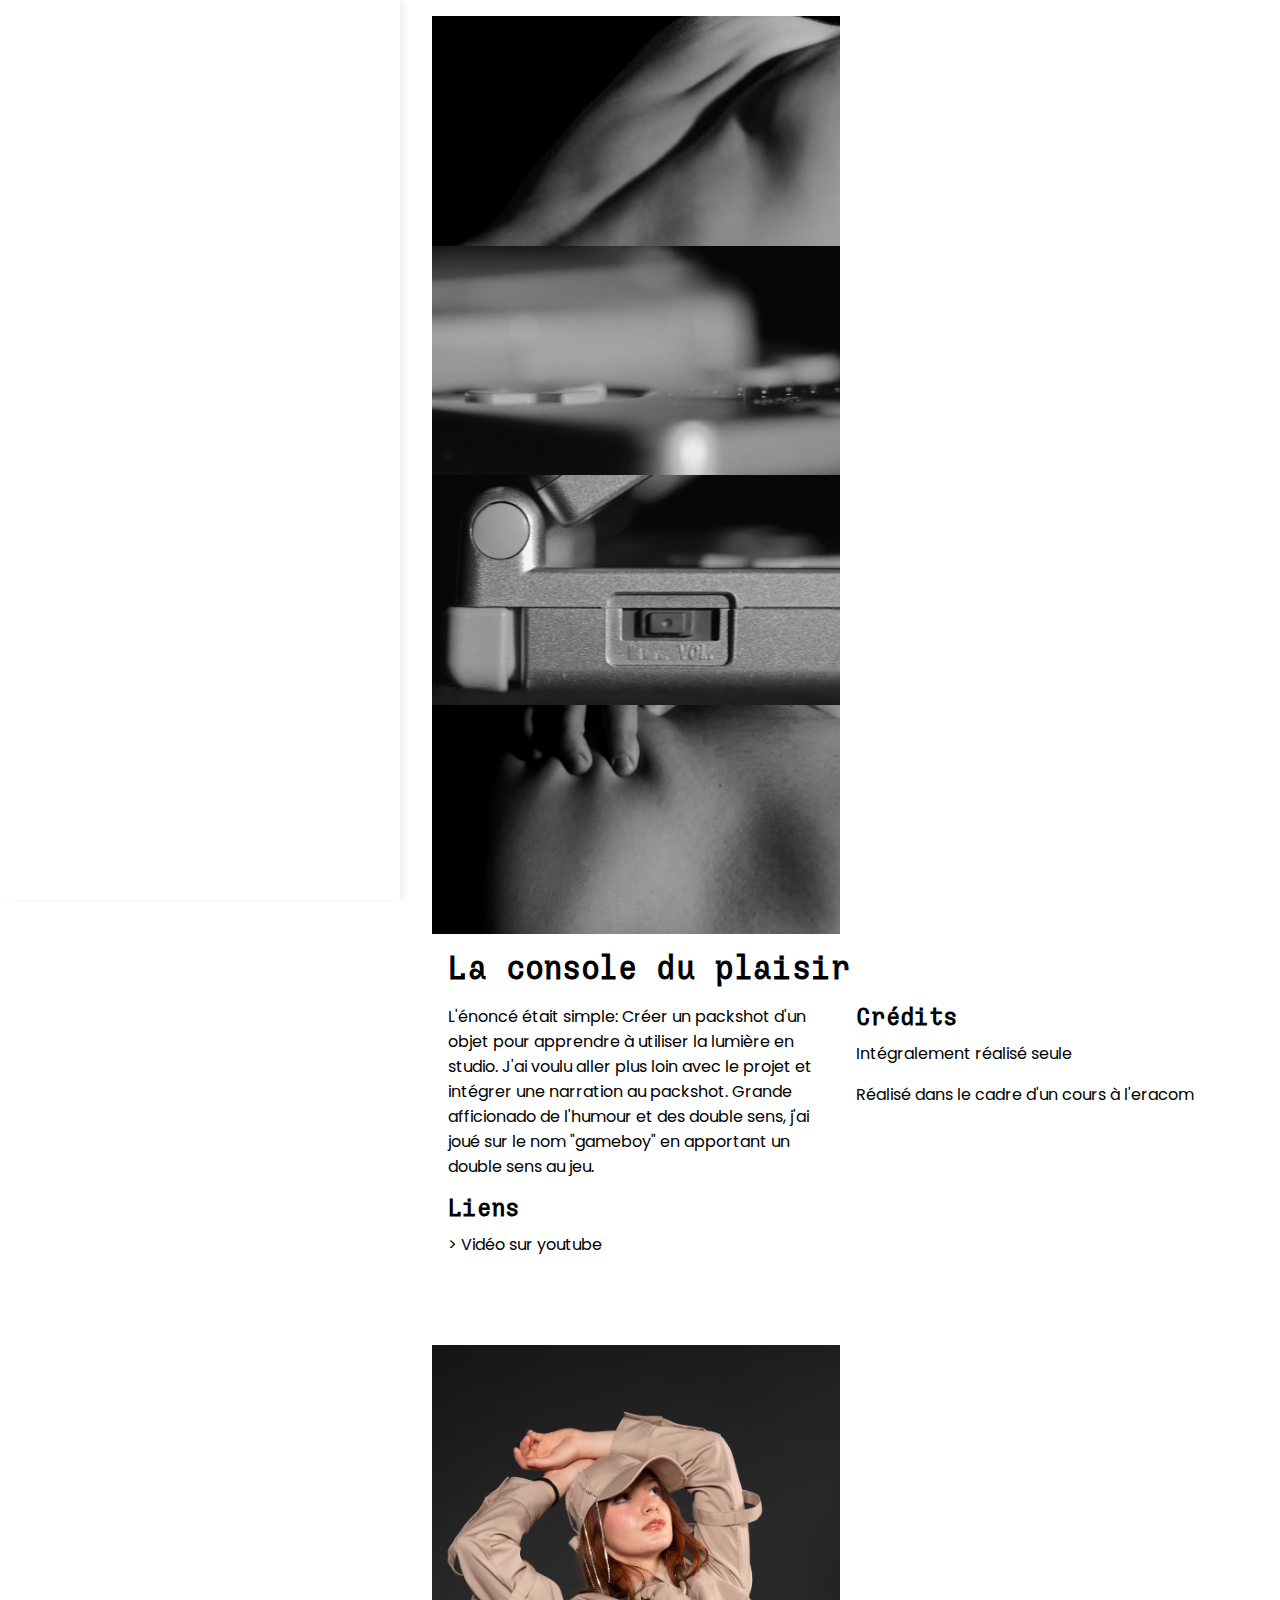
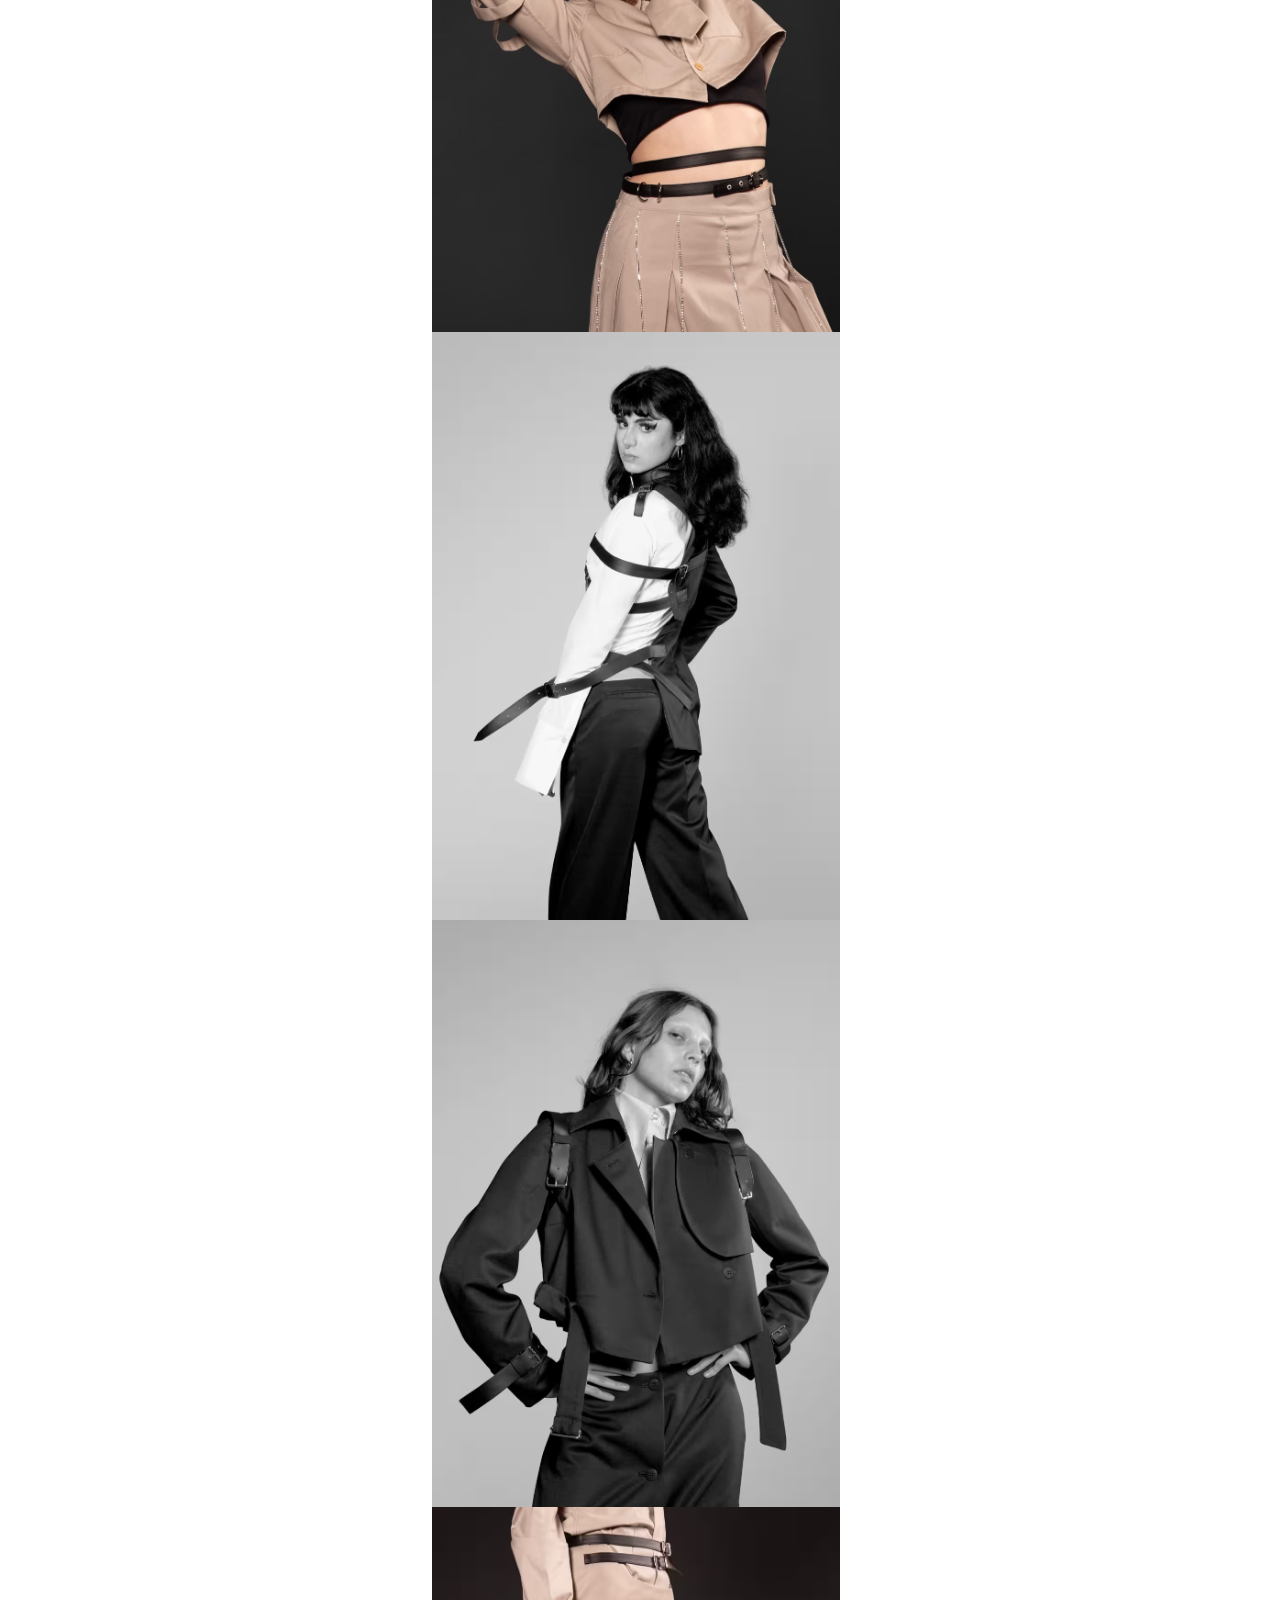
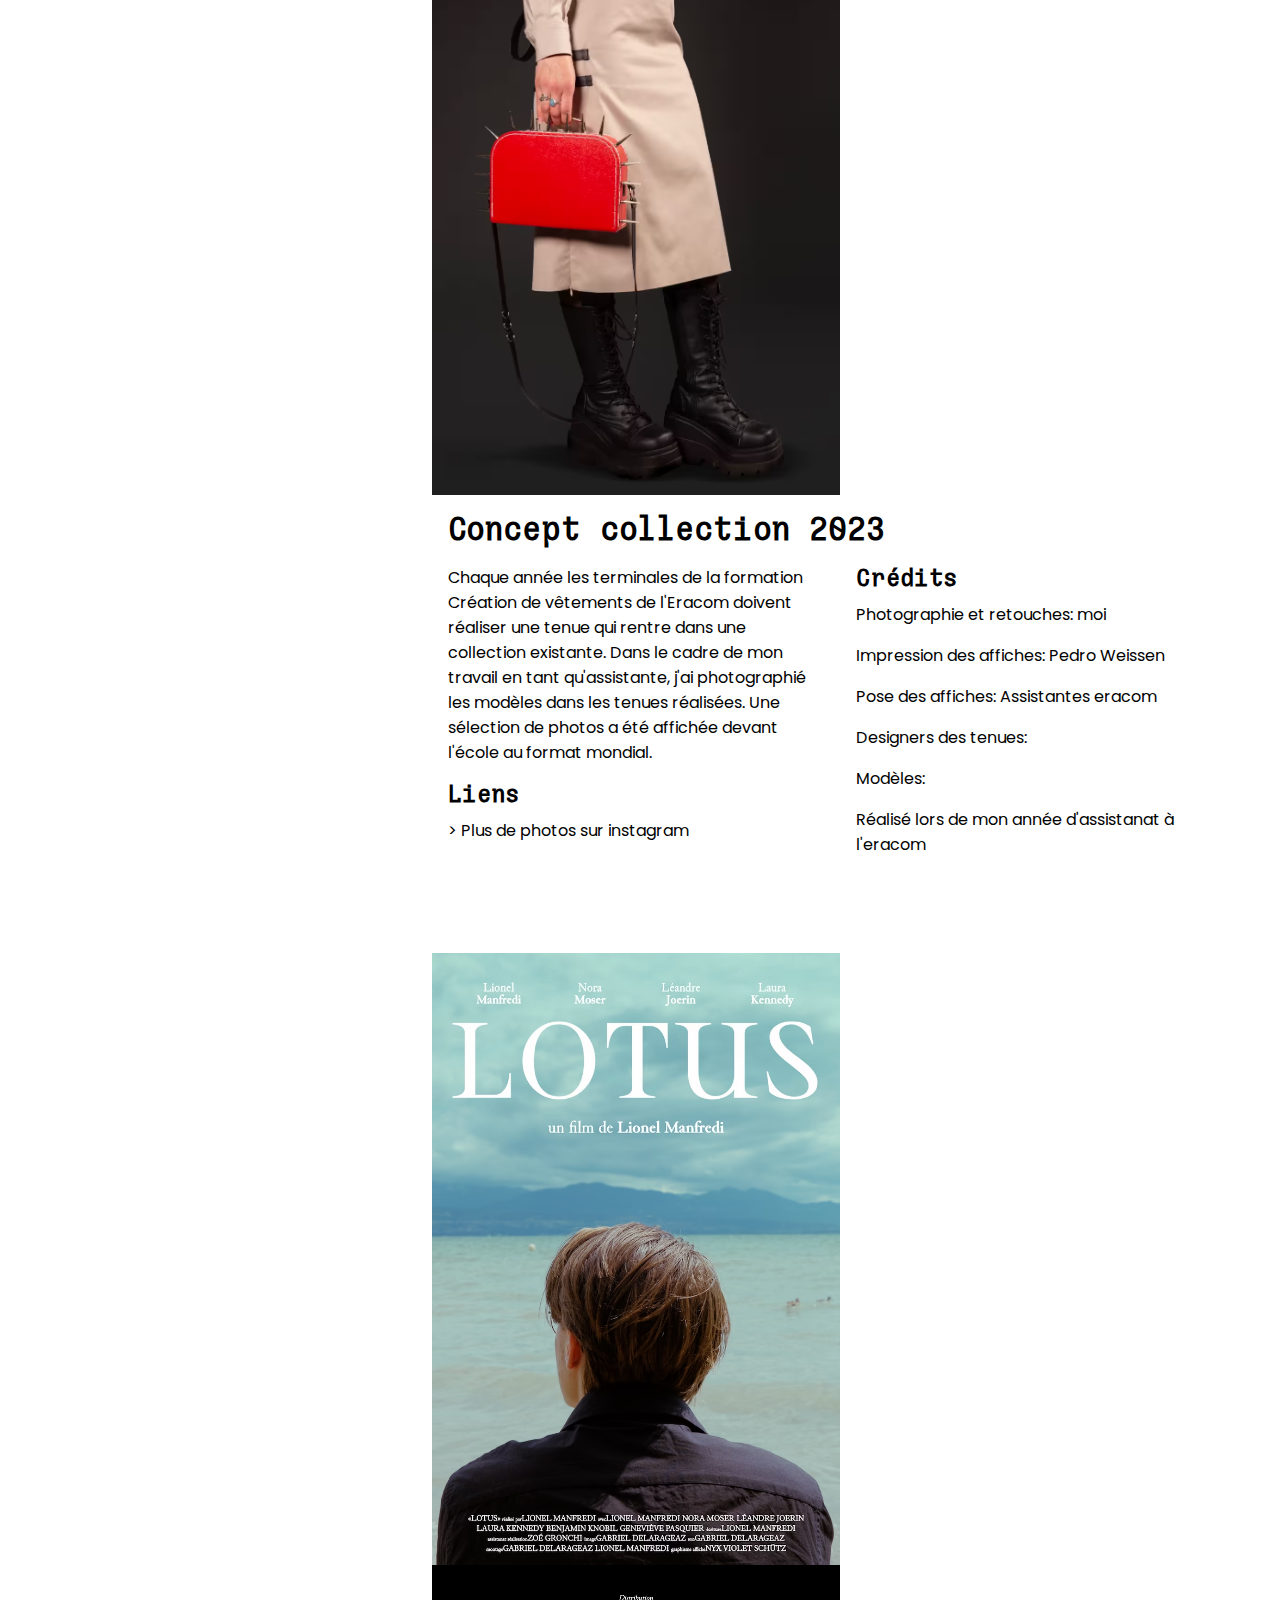
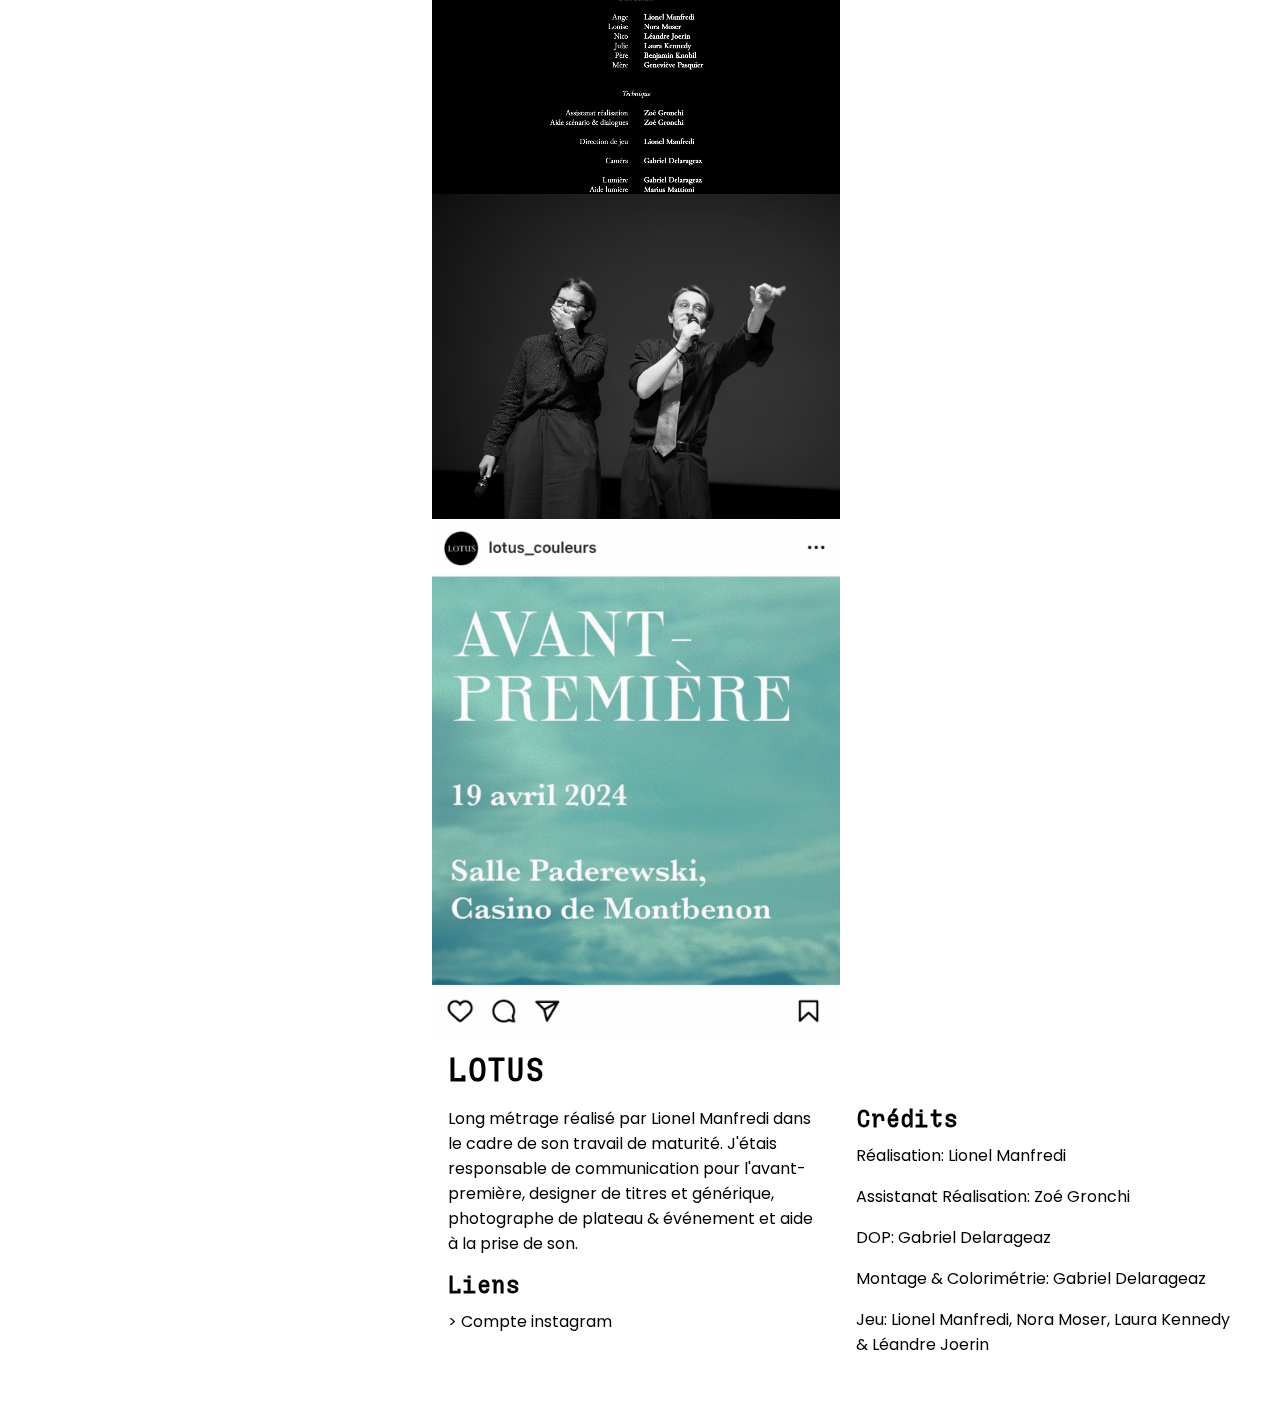
<file: index.html>
<!DOCTYPE html>
<html lang="en">

<head>
    <meta charset="UTF-8">
    <meta name="viewport" content="width=device-width, initial-scale=1.0">
    <link rel="stylesheet" href="style/fonts.css">
    <link rel="stylesheet" href="style/mainstyle.css">
    <link rel="stylesheet" href="style/highlights.css">
    <link rel="stylesheet" href="style/about.css">
    <link rel="stylesheet" href="style/playground.css">
    <title class="lang-title">sélection</title>
</head>

<body onload="onLoadIndex()">

        <header w3-include-html="navbar.html">

        </header>
        <div class="empty hide-when-mobile"></div>
        <main id="main">
            <article id="packshotGameboy" class="project" loading="lazy">
                <!-- <h2 class="project-title">La console du plaisir</h2> -->
                <div class="project-gallery">
                    <picture class="project-image" loading="lazy">
                        <source srcset="media/projects/packshotgameboy/screenshot-packshot-gameboy-1.avif"
                            type="image/avif">
                        <source srcset="media/projects/packshotgameboy/screenshot-packshot-gameboy-1.webp"
                            type=" image/webp">
                        <img src="media/projects/packshotgameboy/screenshot-packshot-gameboy-1.jpg"
                            alt="screenshot de ma vidéo de packshot d'une gameboy. On y voit le dos d'un homme nu.">
                    </picture>
                    <picture class="project-image" loading="lazy">
                        <source srcset="media/projects/packshotgameboy/screenshot-packshot-gameboy-2.avif"
                            type="image/avif">
                        <source srcset="media/projects/packshotgameboy/screenshot-packshot-gameboy-2.webp"
                            type=" image/webp">
                        <img src="media/projects/packshotgameboy/screenshot-packshot-gameboy-2.jpg"
                            alt="screenshot de ma vidéo de packshot d'une gameboy. On y voit un bout des boutons de la gameboy avec beaucoup de profondeur de champs.">
                    </picture>
                    <picture class="project-image" loading="lazy">
                        <source srcset="media/projects/packshotgameboy/screenshot-packshot-gameboy-3.avif"
                            type="image/avif">
                        <source srcset="media/projects/packshotgameboy/screenshot-packshot-gameboy-3.webp"
                            type=" image/webp">
                        <img src="media/projects/packshotgameboy/screenshot-packshot-gameboy-3.jpg"
                            alt="screenshot de ma vidéo de packshot d'une gameboy. On y voit le côté de la gameboy.">
                    </picture>
                    <picture class="project-image" loading="lazy">
                        <source srcset="media/projects/packshotgameboy/screenshot-packshot-gameboy-4.avif"
                            type="image/avif">
                        <source srcset="media/projects/packshotgameboy/screenshot-packshot-gameboy-4.webp"
                            type=" image/webp">
                        <img src="media/projects/packshotgameboy/screenshot-packshot-gameboy-4.jpg"
                            alt="screenshot de ma vidéo de packshot d'une gameboy. On y voit le dos d'un homme nu avec la main d'un autre homme qui lui serre l'épaule sensuellement.">
                    </picture>
                </div>
                <h2 class="project-title">La console du plaisir</h2>
                <div class="project-text">
                    <div>
                        <div class="desktop-left-column">
                            <p class="project-description">L'énoncé était simple: Créer un packshot d'un objet pour apprendre à utiliser la lumière en studio. J'ai voulu aller plus loin avec le projet et intégrer une narration au packshot. Grande afficionado de l'humour et des double sens, j'ai joué sur le nom "gameboy" en apportant un double sens au jeu.</p>
                            <h3 class="project-subtitle hide-when-mobile">Liens</h3>
                            <a href="https://www.youtube.com/watch?v=Br43TWgZ3bc" target="_blank"
                                class="project-links hide-when-mobile">> Vidéo sur youtube</a>
                        </div>
                    </div>

                    <div class="desktop-right-column">
                        <h3 class="project-subtitle">Crédits</h3>
                        <p class="project-description project-credits">Intégralement réalisé seule</p>
                        <p class="project-description project-credits">Réalisé dans le cadre d'un cours à l'eracom</p>
                    </div>
                    <h3 class="project-subtitle hide-when-desktop">Liens</h3>
                    <a href="https://www.youtube.com/watch?v=Br43TWgZ3bc" target="_blank"
                        class="project-links hide-when-desktop">> Vidéo sur youtube</a>

                </div>
            </article>

            <article id="conceptcollection" class="project" loading="lazy">
                <!-- <h2 class="project-title">Concept collection 2023</h2> -->

                <div class="project-gallery">
                    <picture class="project-image" loading="lazy">
                        <source srcset="media/projects/conceptcollection/photo-concept-collection-1.avif"
                            type="image/avif">
                        <source srcset="media/projects/conceptcollection/photo-concept-collection-1.webp"
                            type=" image/webp">
                        <img src="media/projects/conceptcollection/photo-concept-collection-1.jpg"
                            alt="">
                    </picture>
                    <picture class="project-image" loading="lazy">
                        <source srcset="media/projects/conceptcollection/photo-concept-collection-2.avif"
                            type="image/avif">
                        <source srcset="media/projects/conceptcollection/photo-concept-collection-2.webp"
                            type=" image/webp">
                        <img src="media/projects/conceptcollection/photo-concept-collection-2.jpg"
                            alt="">
                    </picture>
                    <picture class="project-image" loading="lazy">
                        <source srcset="media/projects/conceptcollection/photo-concept-collection-3.avif"
                            type="image/avif">
                        <source srcset="media/projects/conceptcollection/photo-concept-collection-3.webp"
                            type=" image/webp">
                        <img src="media/projects/conceptcollection/photo-concept-collection-3.jpg"
                            alt="">
                    </picture>
                    <picture class="project-image" loading="lazy">
                        <source srcset="media/projects/conceptcollection/photo-concept-collection-4.avif"
                            type="image/avif">
                        <source srcset="media/projects/conceptcollection/photo-concept-collection-4.webp"
                            type=" image/webp">
                        <img src="media/projects/conceptcollection/photo-concept-collection-4.jpg"
                            alt="">
                    </picture>
                </div>

                <h2 class="project-title">Concept collection 2023</h2>
                <div class="project-text">
                    <div class="desktop-left-column">
                        <p class="project-description">Chaque année les terminales de la formation Création de vêtements de l'Eracom doivent réaliser une tenue qui rentre dans une collection existante. Dans le cadre de mon travail en tant qu'assistante, j'ai photographié les modèles dans les tenues réalisées. Une sélection de photos a été affichée devant l'école au format mondial.</p>
                        <h3 class="project-subtitle hide-when-mobile">Liens</h3>
                        <a href="https://www.instagram.com/nyxviolet_ig/" target="_blank"
                            class="project-links hide-when-mobile">> Plus de photos sur instagram</a>
                    </div>
                    <div class="desktop-right-column">
                        <h3 class="project-subtitle">Crédits</h3>
                        <p class="project-description project-credits">Photographie et retouches: moi</p>
                        <p class="project-description project-credits">Impression des affiches: Pedro Weissen</p>
                        <p class="project-description project-credits">Pose des affiches: Assistantes eracom</p>
                        <p class="project-description project-credits">Designers des tenues: </p>
                        <p class="project-description project-credits">Modèles: </p>
                        <p class="project-description project-credits">Réalisé lors de mon année d'assistanat à l'eracom
                        </p>
                    </div>
                    <h3 class="project-subtitle hide-when-desktop">Liens</h3>
                    <a href="https://www.instagram.com/nyxviolet_ig/" target="_blank"
                        class="project-links hide-when-desktop">> Plus de photos sur instagram</a>
                </div>
            </article>

            <article id="lotus" class="project" loading="lazy">
                <!-- <h2 class="project-title">Concept collection 2023</h2> -->

                <div class="project-gallery">
                    <picture class="project-image" loading="lazy">
                        <source srcset="media/projects/miniatures/lotus_affiche.avif"
                            type="image/avif">
                        <source srcset="media/projects/miniatures/lotus_affiche.webp"
                            type=" image/webp">
                        <img src="media/projects/miniatures/lotus_affiche.jpg"
                            alt="">
                    </picture>

                    <video class="project-video" autoplay loop muted>
                        <source src="media/projects/lotus/lotus_generique_av1_1000mbps.webm" type="video/webm" />
                        <source src="media/projects/lotus/lotus_generique_hevc_2000mbps.mp4" type="video/mp4" />
                        <source src="media/projects/lotus/lotus_generique_h264_3000mbps.mp4" type="video/mp4" />
                      </video>

                    <picture class="project-image" loading="lazy">
                        <source srcset="media/projects/lotus/lotus_avantpremiere.avif"
                            type="image/avif">
                        <source srcset="media/projects/lotus/lotus_avantpremiere.webp"
                            type=" image/webp">
                        <img src="media/projects/lotus/lotus_avantpremiere.jpg"
                            alt="">
                    </picture>
                    <picture class="project-image" loading="lazy">
                        <source srcset="media/projects/lotus/lotus_insta.avif"
                            type="image/avif">
                        <source srcset="media/projects/lotus/lotus_insta.webp"
                            type=" image/webp">
                        <img src="media/projects/lotus/lotus_insta.jpg"
                            alt="">
                    </picture>
                </div>

                <h2 class="project-title">LOTUS</h2>
                <div class="project-text">
                    <div class="desktop-left-column">
                        <p class="project-description">Long métrage réalisé par Lionel Manfredi dans le cadre de son travail de maturité. J'étais responsable de communication pour l'avant-première, designer de titres et générique, photographe de plateau & événement et aide à la prise de son.</p>
                        <h3 class="project-subtitle hide-when-mobile">Liens</h3>
                        <a href="https://www.instagram.com/lotus_couleurs/" target="_blank"
                            class="project-links hide-when-mobile">> Compte instagram</a>
                    </div>
                    <div class="desktop-right-column">
                        <h3 class="project-subtitle">Crédits</h3>
                        <p class="project-description project-credits">Réalisation: Lionel Manfredi</p>
                        <p class="project-description project-credits">Assistanat Réalisation: Zoé Gronchi</p>
                        <p class="project-description project-credits">DOP: Gabriel Delarageaz</p>
                        <p class="project-description project-credits">Montage & Colorimétrie: Gabriel Delarageaz</p>
                        <p class="project-description project-credits">Jeu: Lionel Manfredi, Nora Moser, Laura Kennedy & Léandre Joerin</p>
                    </div>
                    <h3 class="project-subtitle hide-when-desktop">Liens</h3>
                    <a href="https://www.instagram.com/lotus_couleurs/" target="_blank"
                        class="project-links hide-when-desktop">> Compte instagram</a>
                </div>
            </article>
        </main>


    <script src="script/init.js"></script>
    <!-- <script src="script/jquery.min.js"></script> -->
    <script src="script/hamburger.js"></script>
    <!-- <script src="script/mail.js"></script> -->
    <script src="script/addhtml.js"></script>
    <script src="script/updatenavbar.js"></script>
    <!-- <script src="script/lang.js"></script> -->
    <!-- <script src="script/randomsorting.js"></script> -->
    <script src="script/highlightimages.js"></script>
    <script>window.onresize = highlightsize;</script>
</body>

</html>
</file>
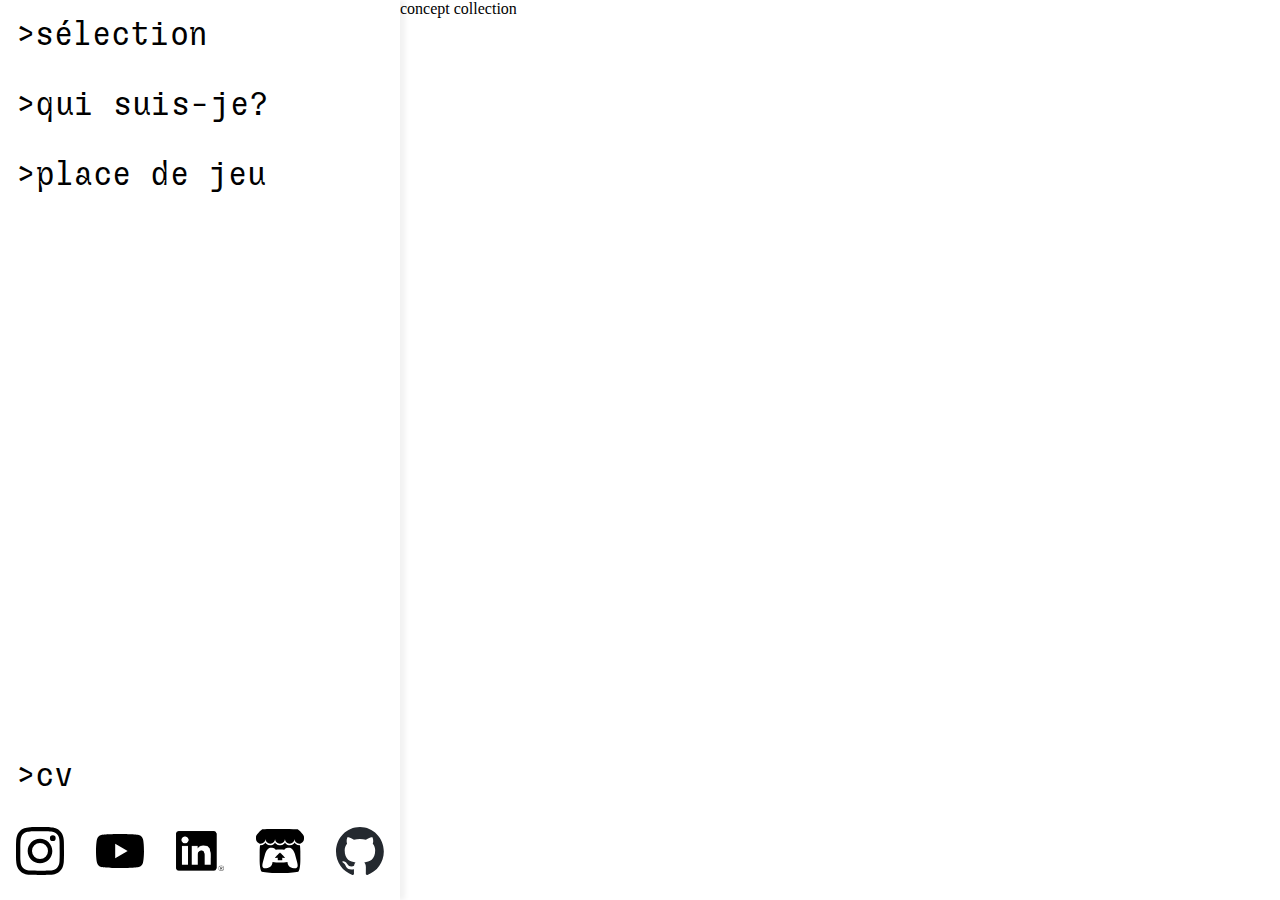
<file: 2023-eracom-concept-collection.html>
<!DOCTYPE html>
<html lang="en">
<head>
    <meta charset="UTF-8">
    <meta name="viewport" content="width=device-width, initial-scale=1.0">
    <link rel="stylesheet" href="style/fonts.css">
    <link rel="stylesheet" href="style/mainstyle.css">
    <link rel="stylesheet" href="style/highlights.css">
    <link rel="stylesheet" href="style/about.css">
    <link rel="stylesheet" href="style/playground.css">
    <link rel="stylesheet" href="style/posters.css">
    <title class="lang-title">concept collection</title>
</head>
<body onload="onLoad()">
    <header w3-include-html="navbar.html">
        
    </header>

    <main id="main">
        concept collection
    </main>

    <script src="script/init.js"></script>
    <script src="script/jquery.min.js"></script>
    <script src="script/hamburger.js"></script>
    <script src="script/mail.js"></script>
    <script src="script/addhtml.js"></script>
    <script src="script/updatenavbar.js"></script>
</body>
</html>
</file>
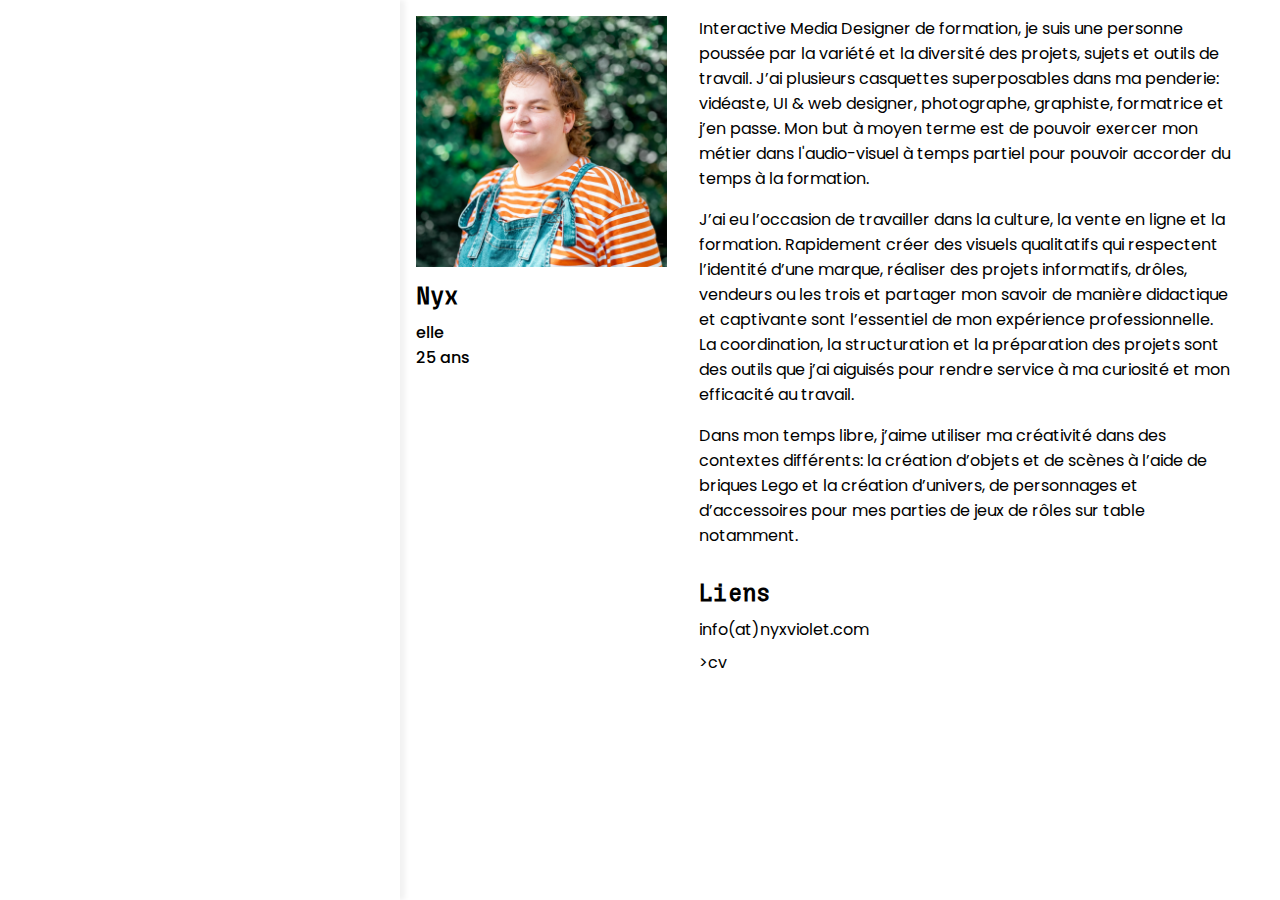
<file: aboutme.html>
<!DOCTYPE html>
<html lang="en">

<head>
    <meta charset="UTF-8">
    <meta name="viewport" content="width=device-width, initial-scale=1.0">
    <link rel="stylesheet" href="style/fonts.css">
    <link rel="stylesheet" href="style/mainstyle.css">
    <link rel="stylesheet" href="style/highlights.css">
    <link rel="stylesheet" href="style/about.css">
    <link rel="stylesheet" href="style/playground.css">
    <title class="lang-title">qui suis-je?</title>
</head>

<body onload="onLoadMe()">
        <header w3-include-html="navbar.html">

        </header>
        <div class="empty hide-when-mobile"></div>
        <main id="main" class="project">
            <div class="me-content">
                <div class="me-desktop-left-column">
                    <picture class="me-image" loading="lazy">
                        <source srcset="media/me/moi2.avif" type="image/avif">
                        <source srcset="media/me/moi2.webp" type=" image/webp">
                        <img src="media/me/moi2.jpg"
                            alt="portrait de nyx schütz">
                    </picture>
                    <h2 class="project-subtitle hide-when-desktop">Nyx - elle - 25 ans</h2>
                    <h2 class="project-subtitle hide-when-mobile">Nyx</h2>
                    <p class="project-description stats hide-when-mobile">elle</p>
                    <p class="project-description stats hide-when-mobile">25 ans</p>
                </div>
                <div class="me-desktop-right-column">
                    <p class="project-description">Interactive Media Designer de formation, je suis une personne poussée
                        par la variété et la diversité des projets, sujets et outils de travail. J’ai plusieurs
                        casquettes superposables dans ma penderie: vidéaste, UI & web designer, photographe, graphiste,
                        formatrice et j’en passe. Mon but à moyen terme est de pouvoir exercer mon métier dans l'audio-visuel à temps partiel pour pouvoir accorder du temps à la formation.</p>
                    <p class="project-description">J’ai eu l’occasion de travailler dans la culture, la vente en ligne
                        et la formation. Rapidement créer des visuels qualitatifs qui respectent l’identité d’une
                        marque, réaliser des projets informatifs, drôles, vendeurs ou les trois et partager mon savoir
                        de manière didactique et captivante sont l’essentiel de mon expérience professionnelle. La
                        coordination, la structuration et la préparation des projets sont des outils que j’ai aiguisés
                        pour rendre service à ma curiosité et mon efficacité au travail.</p>
                    <p class="project-description">Dans mon temps libre, j’aime utiliser ma créativité dans des
                        contextes différents: la création d’objets et de scènes à l’aide de briques Lego et la création
                        d’univers, de personnages et d’accessoires pour mes parties de jeux de rôles sur table
                        notamment.</p>
                    <h3 class="project-subtitle">Liens</h3>
                    <div class="mail project-links">info(at)nyxviolet.com</div>
                    <a target='_blank' class="lang project-links" key="cv" href='media/pdf/cv_nyx_fr.pdf'>>cv</a>
                </div>
            </div>
        </main>

    <script src="script/init.js"></script>
    <!-- <script src="script/jquery.min.js"></script> -->
    <script src="script/hamburger.js"></script>
    <script src="script/mail.js"></script>
    <script src="script/addhtml.js"></script>
    <script src="script/updatenavbar.js"></script>
    <!-- <script src="script/lang.js"></script> -->
    <!-- <script src="script/randomsorting.js"></script> -->
</body>

</html>
</file>
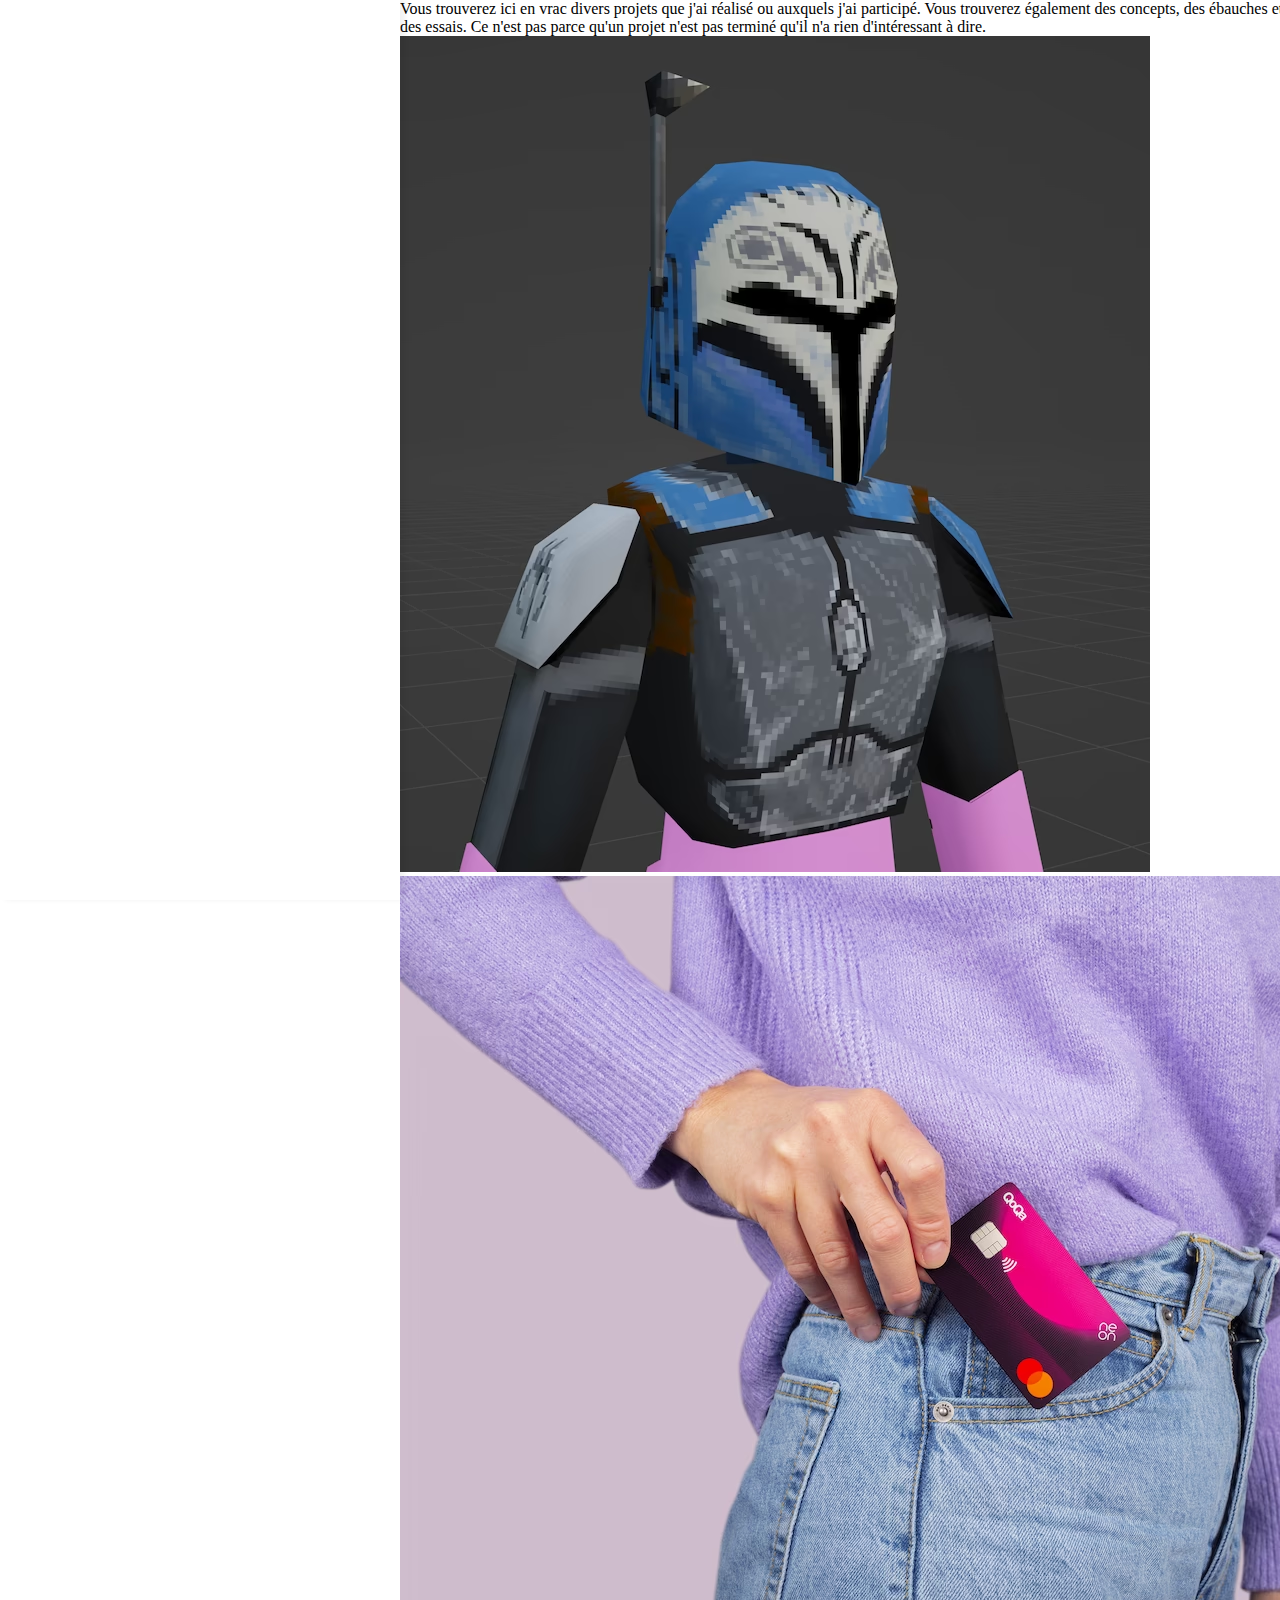
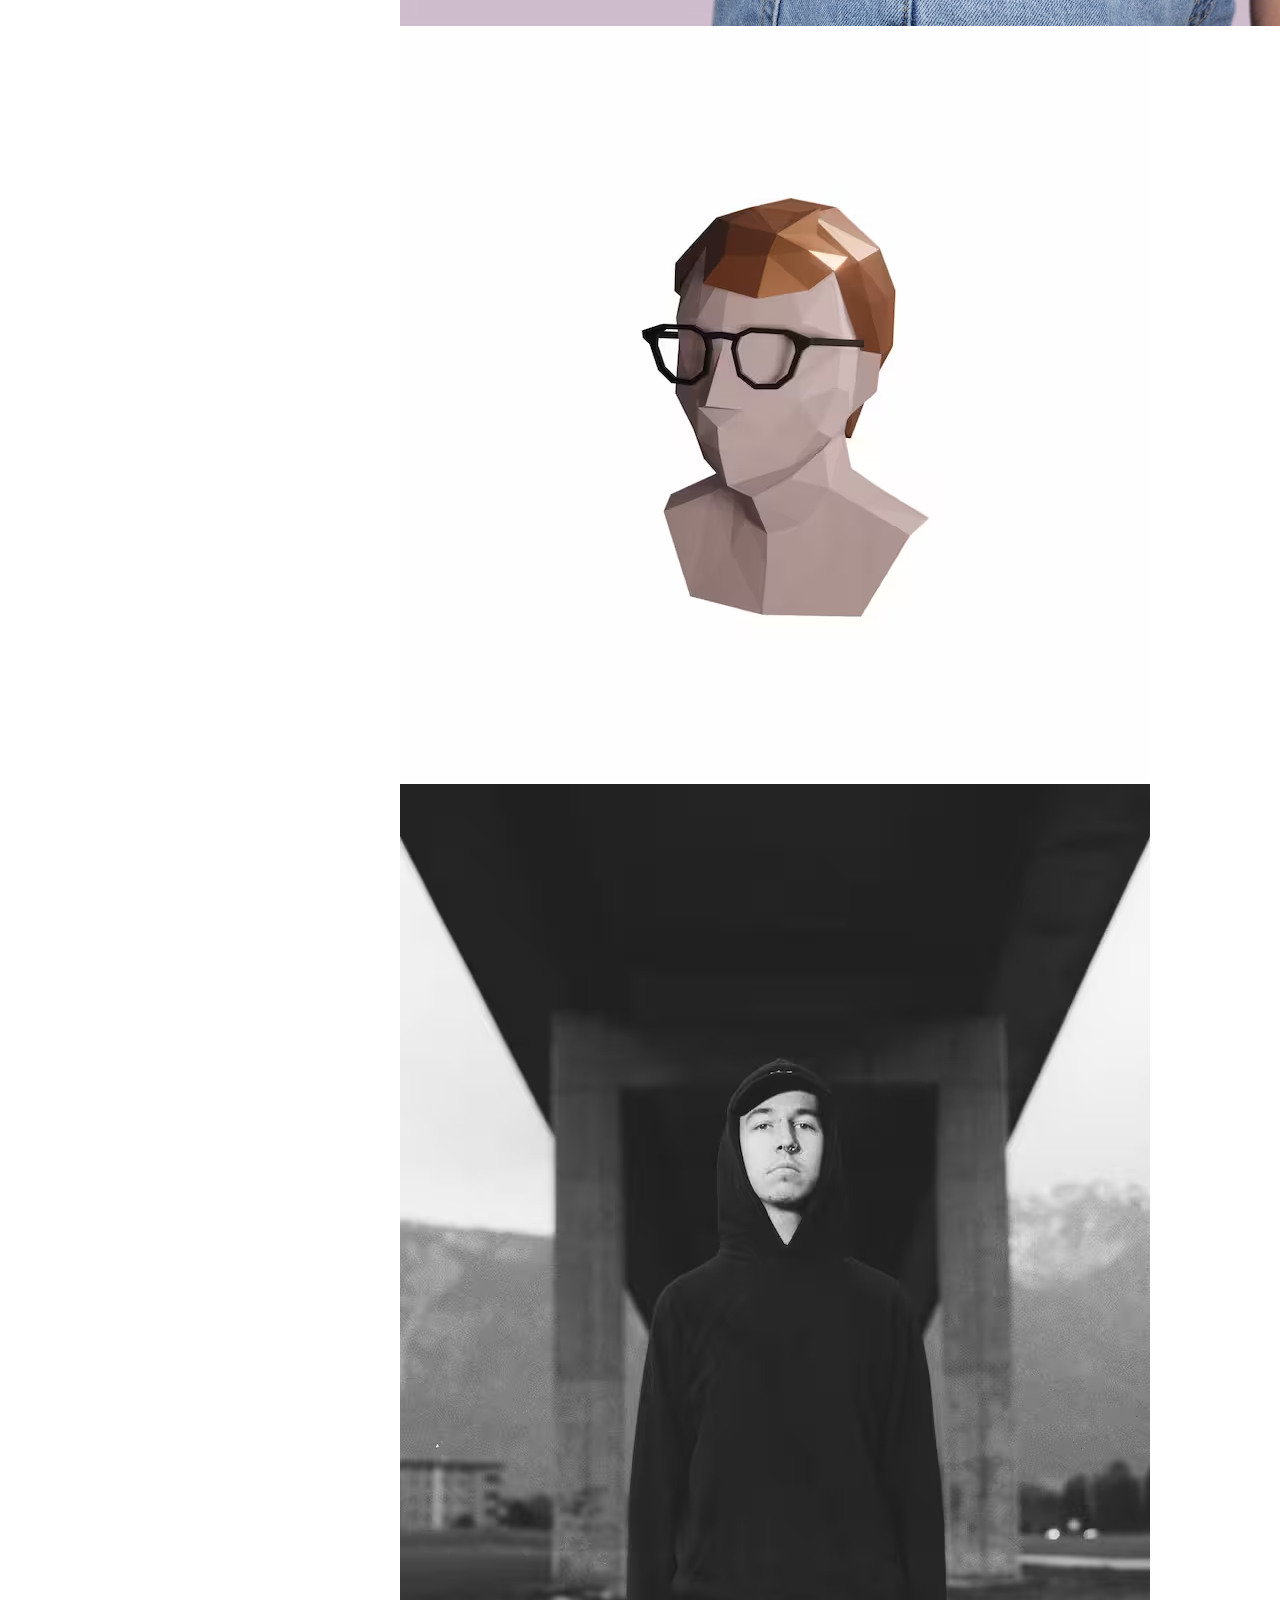
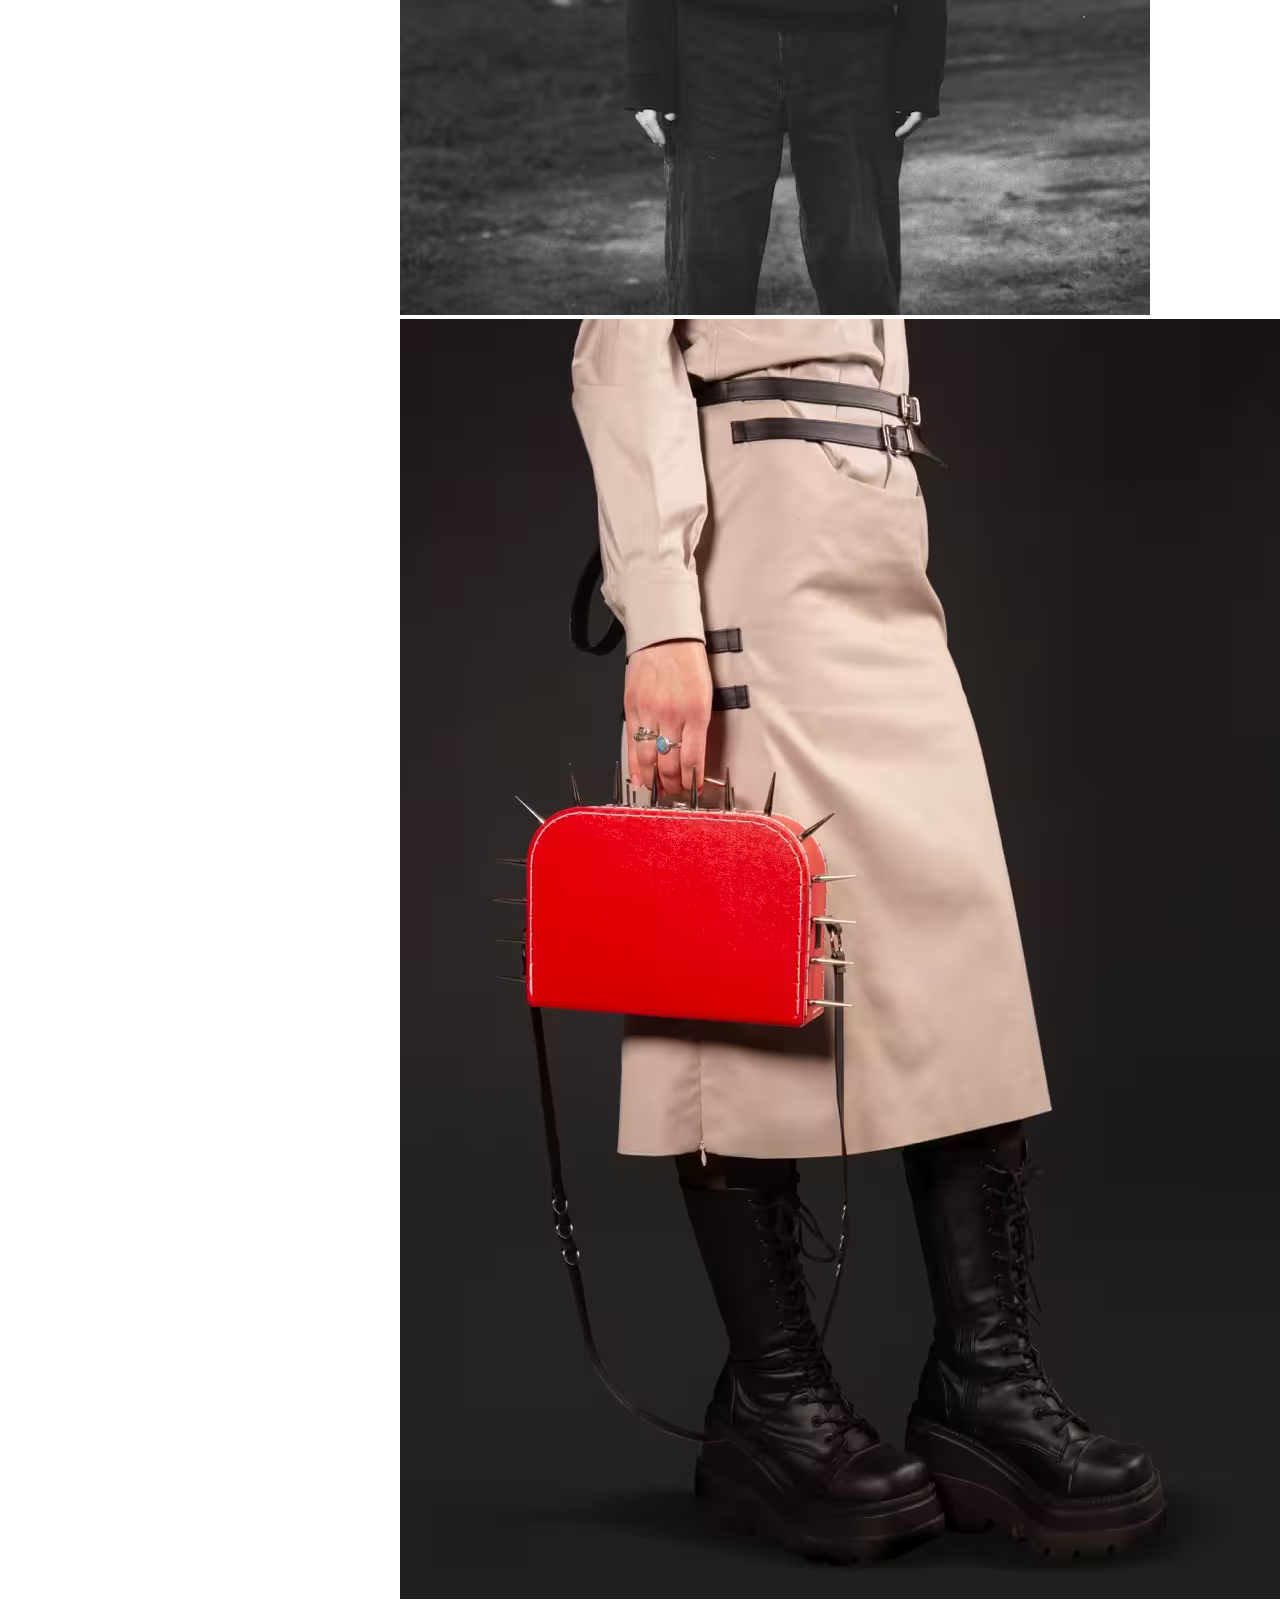
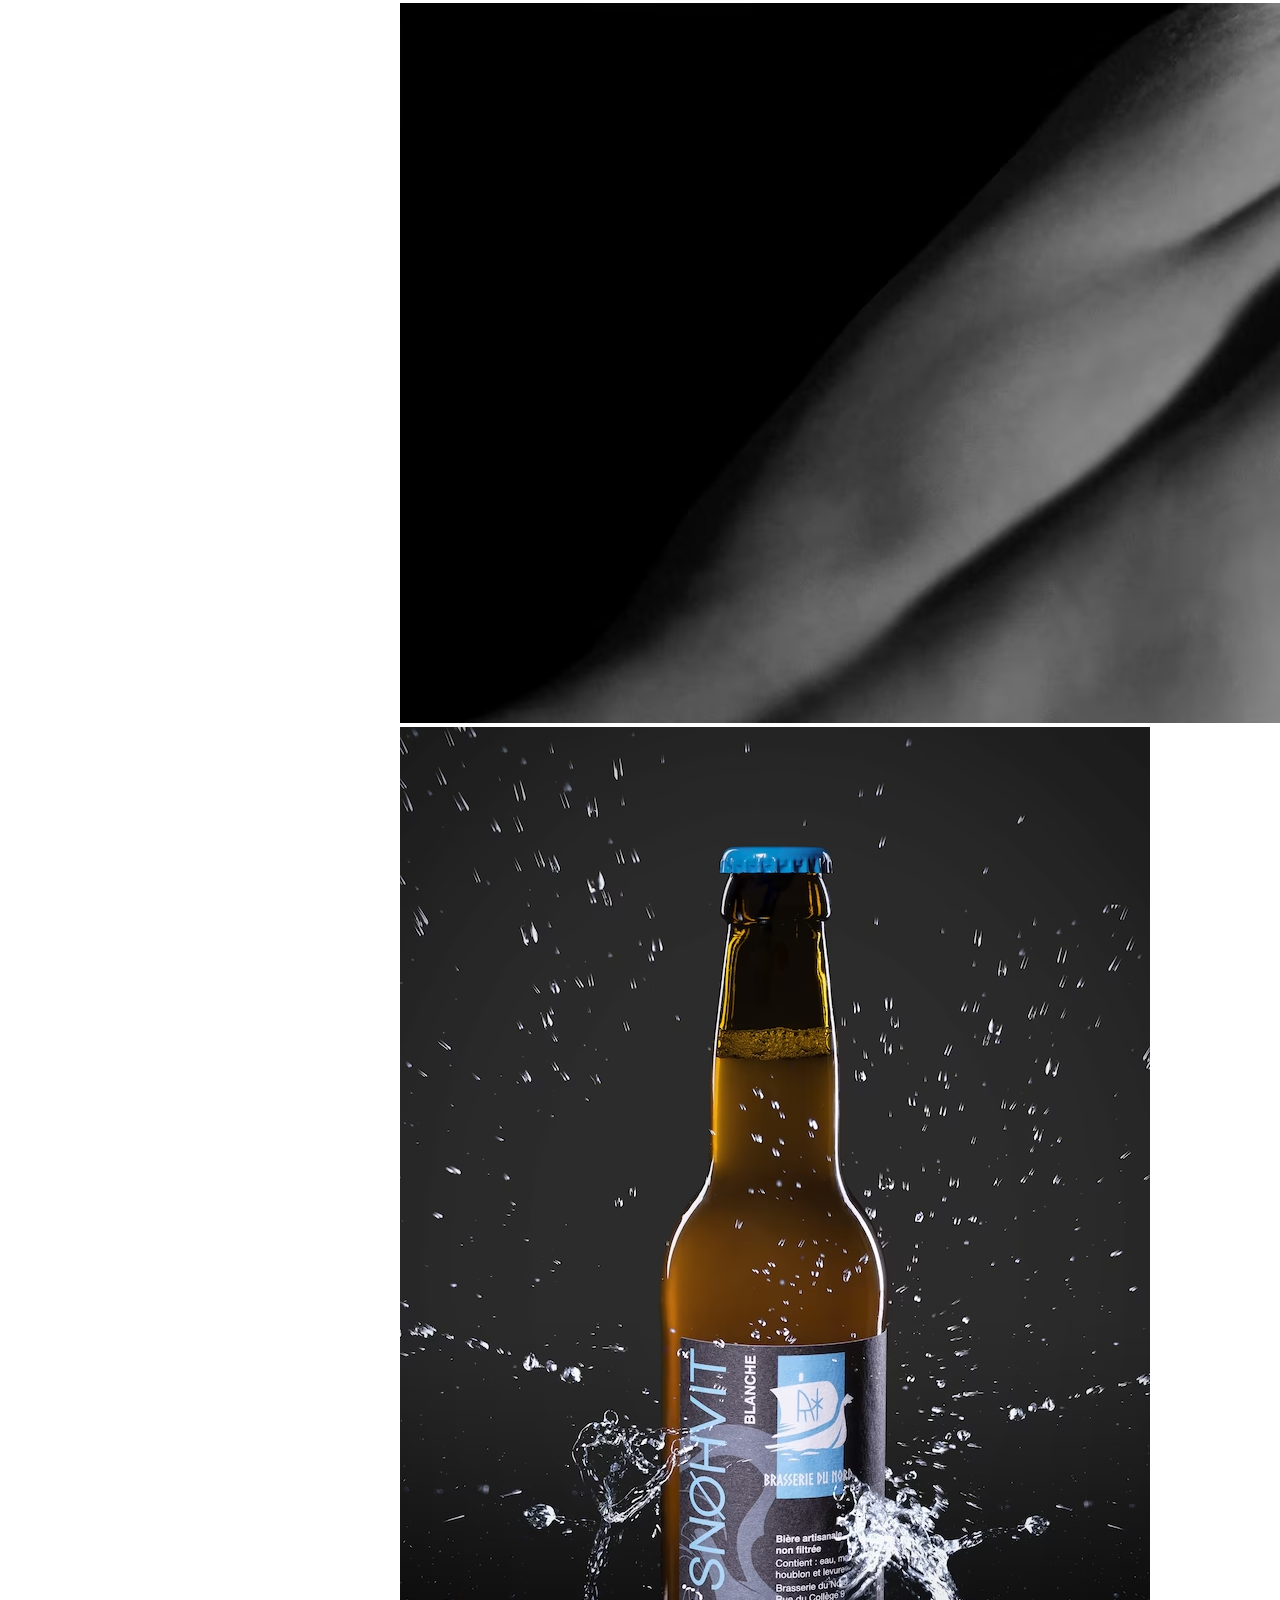
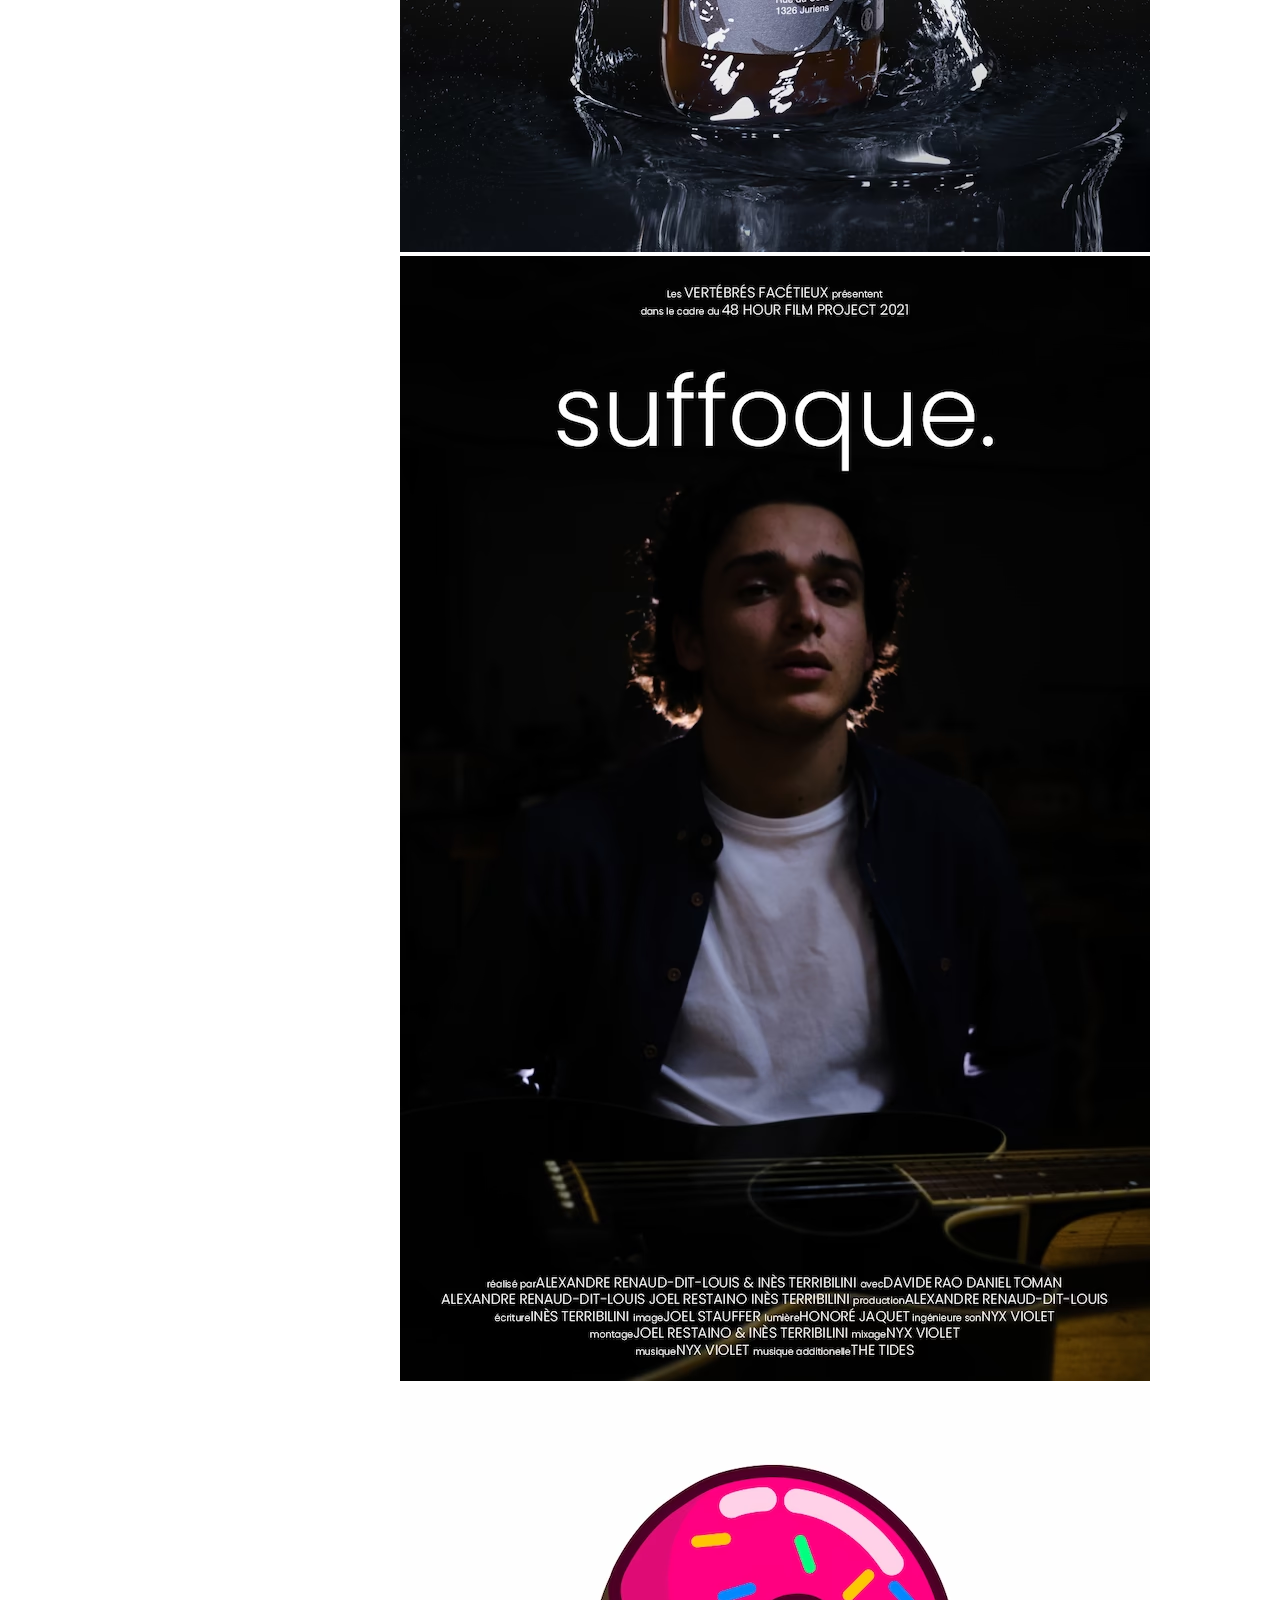
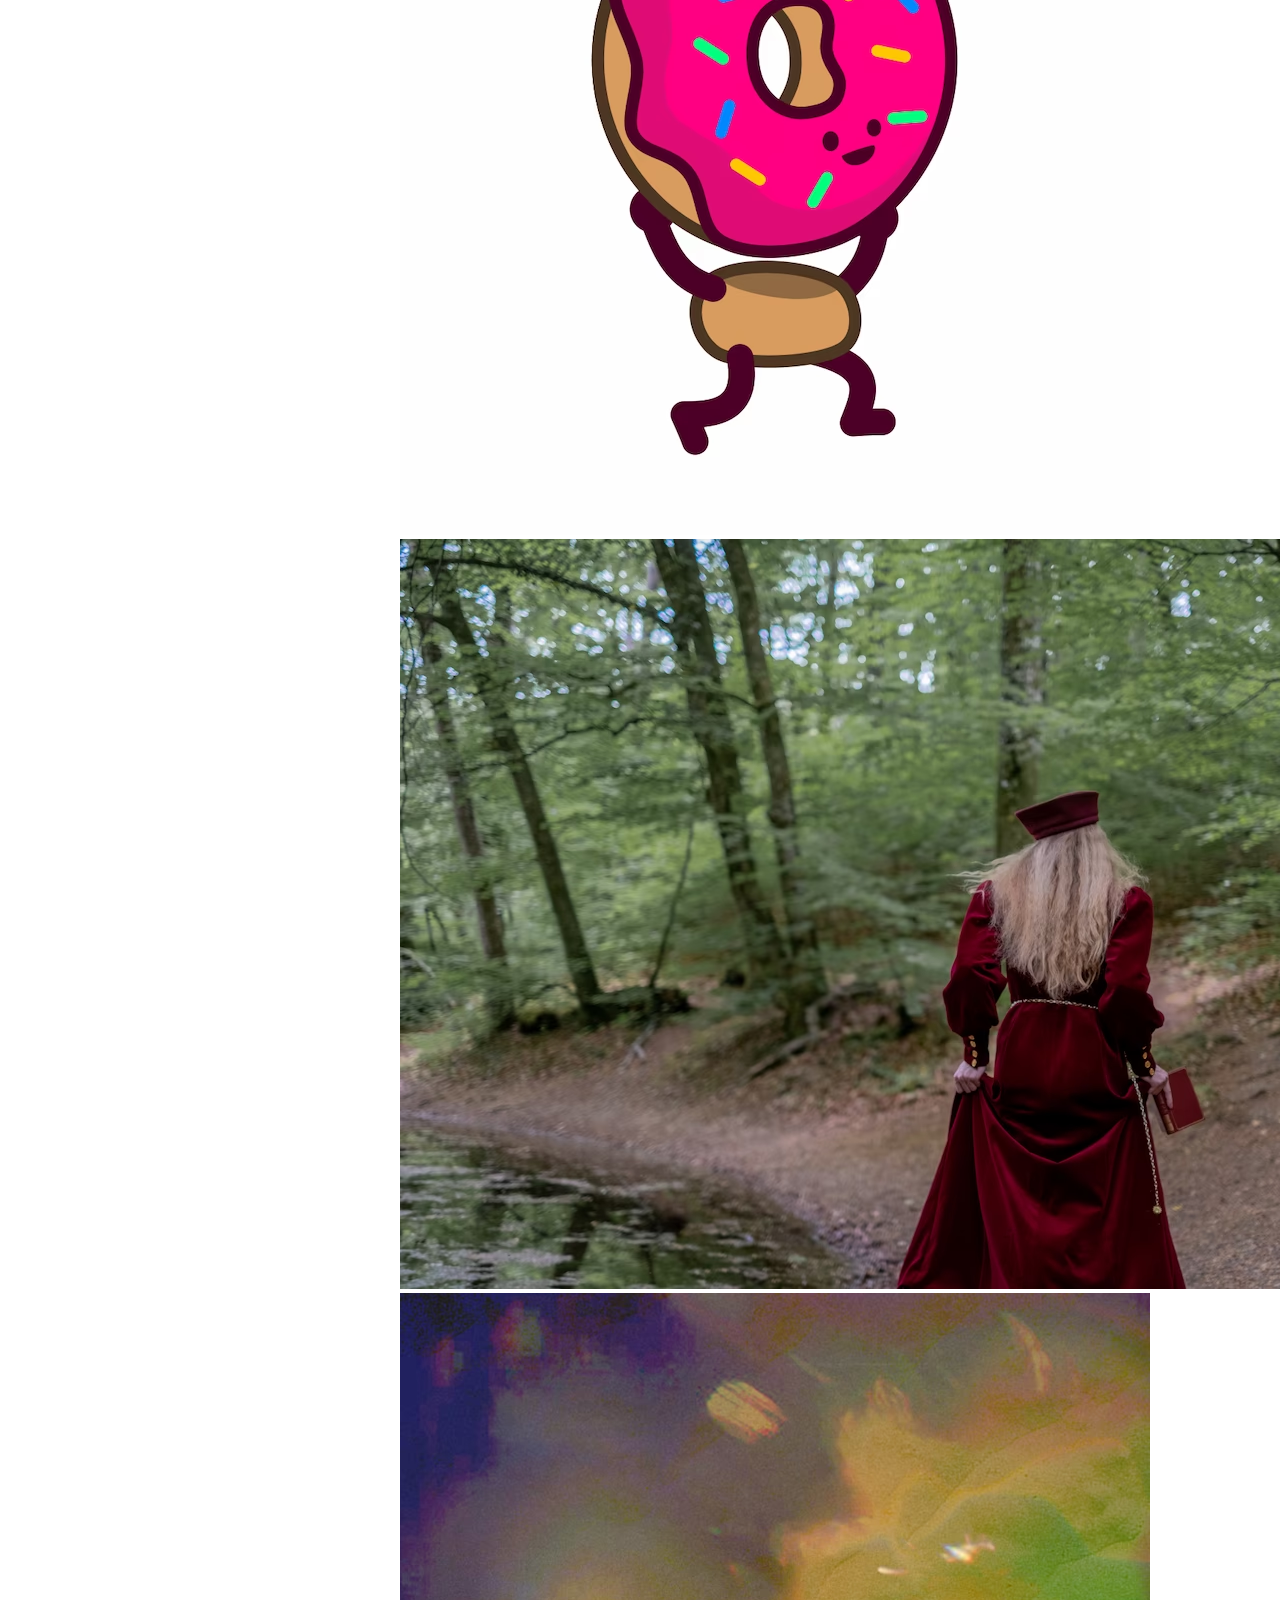
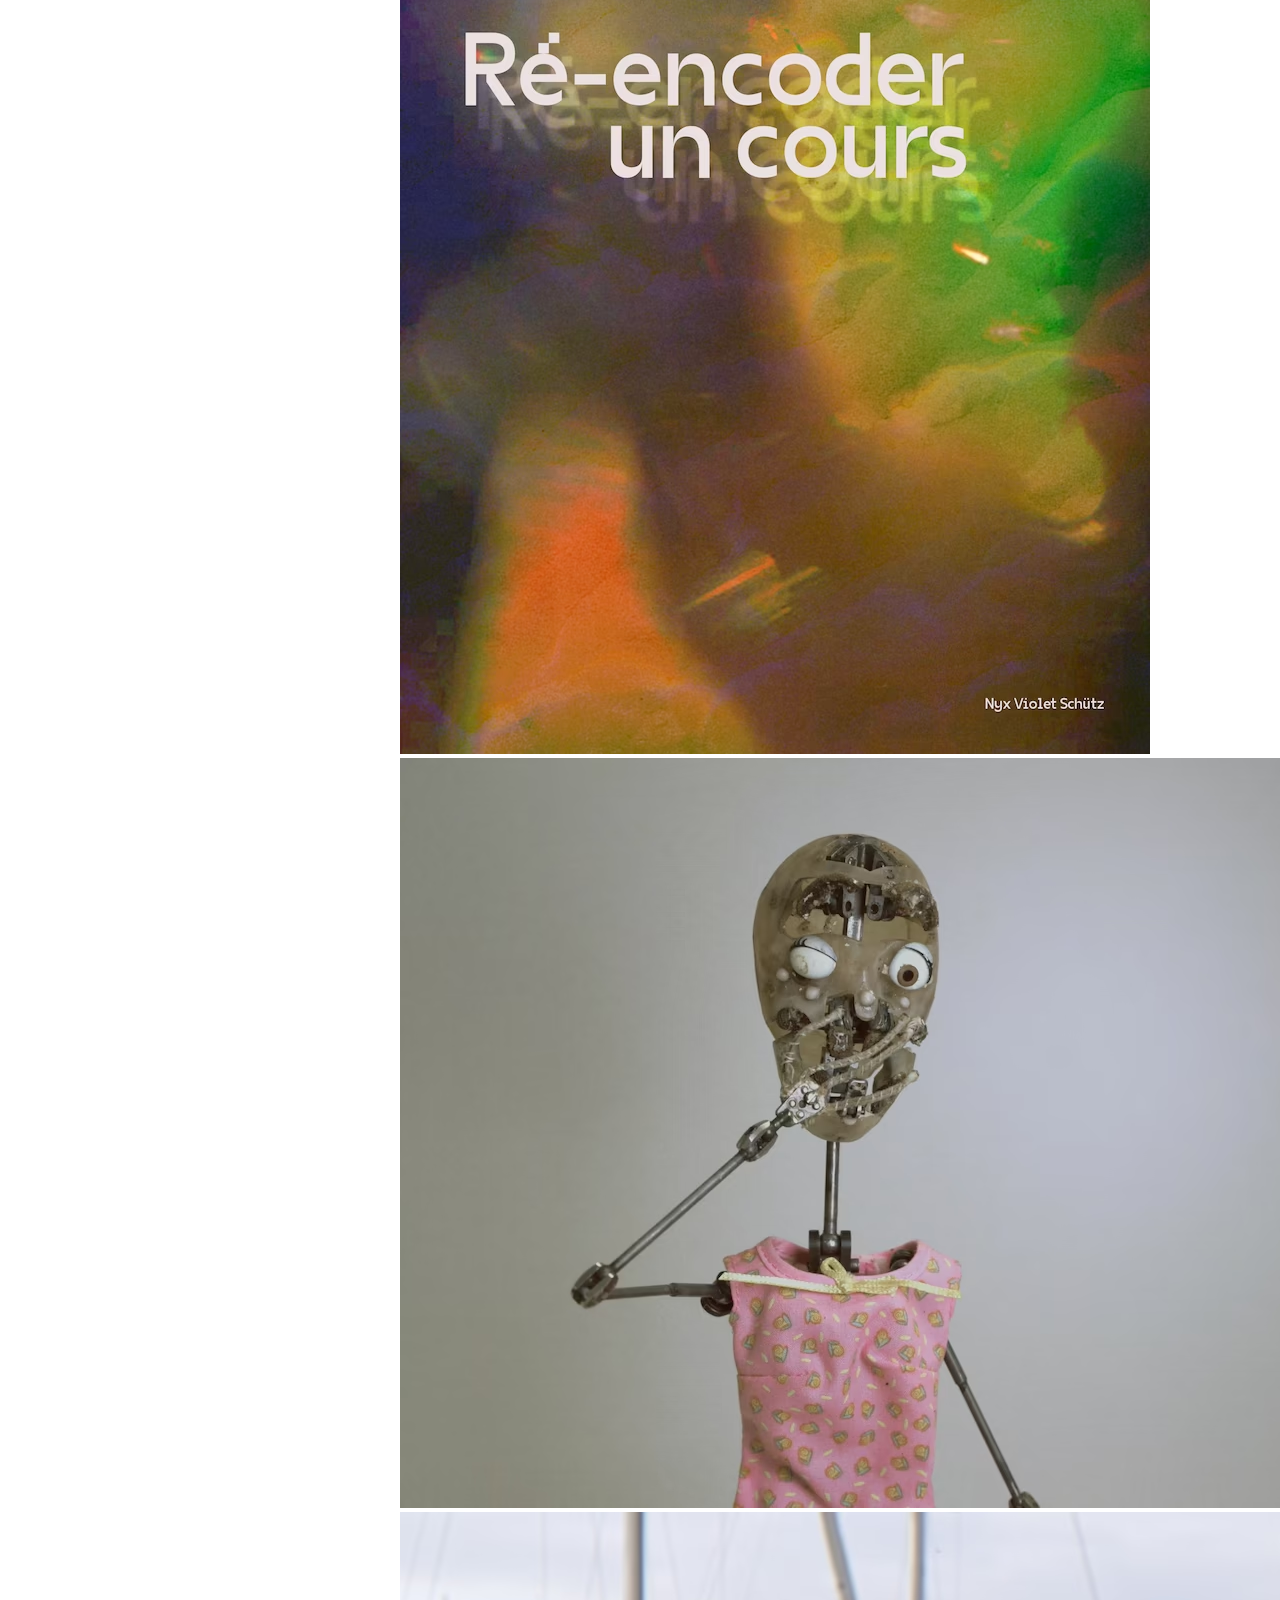
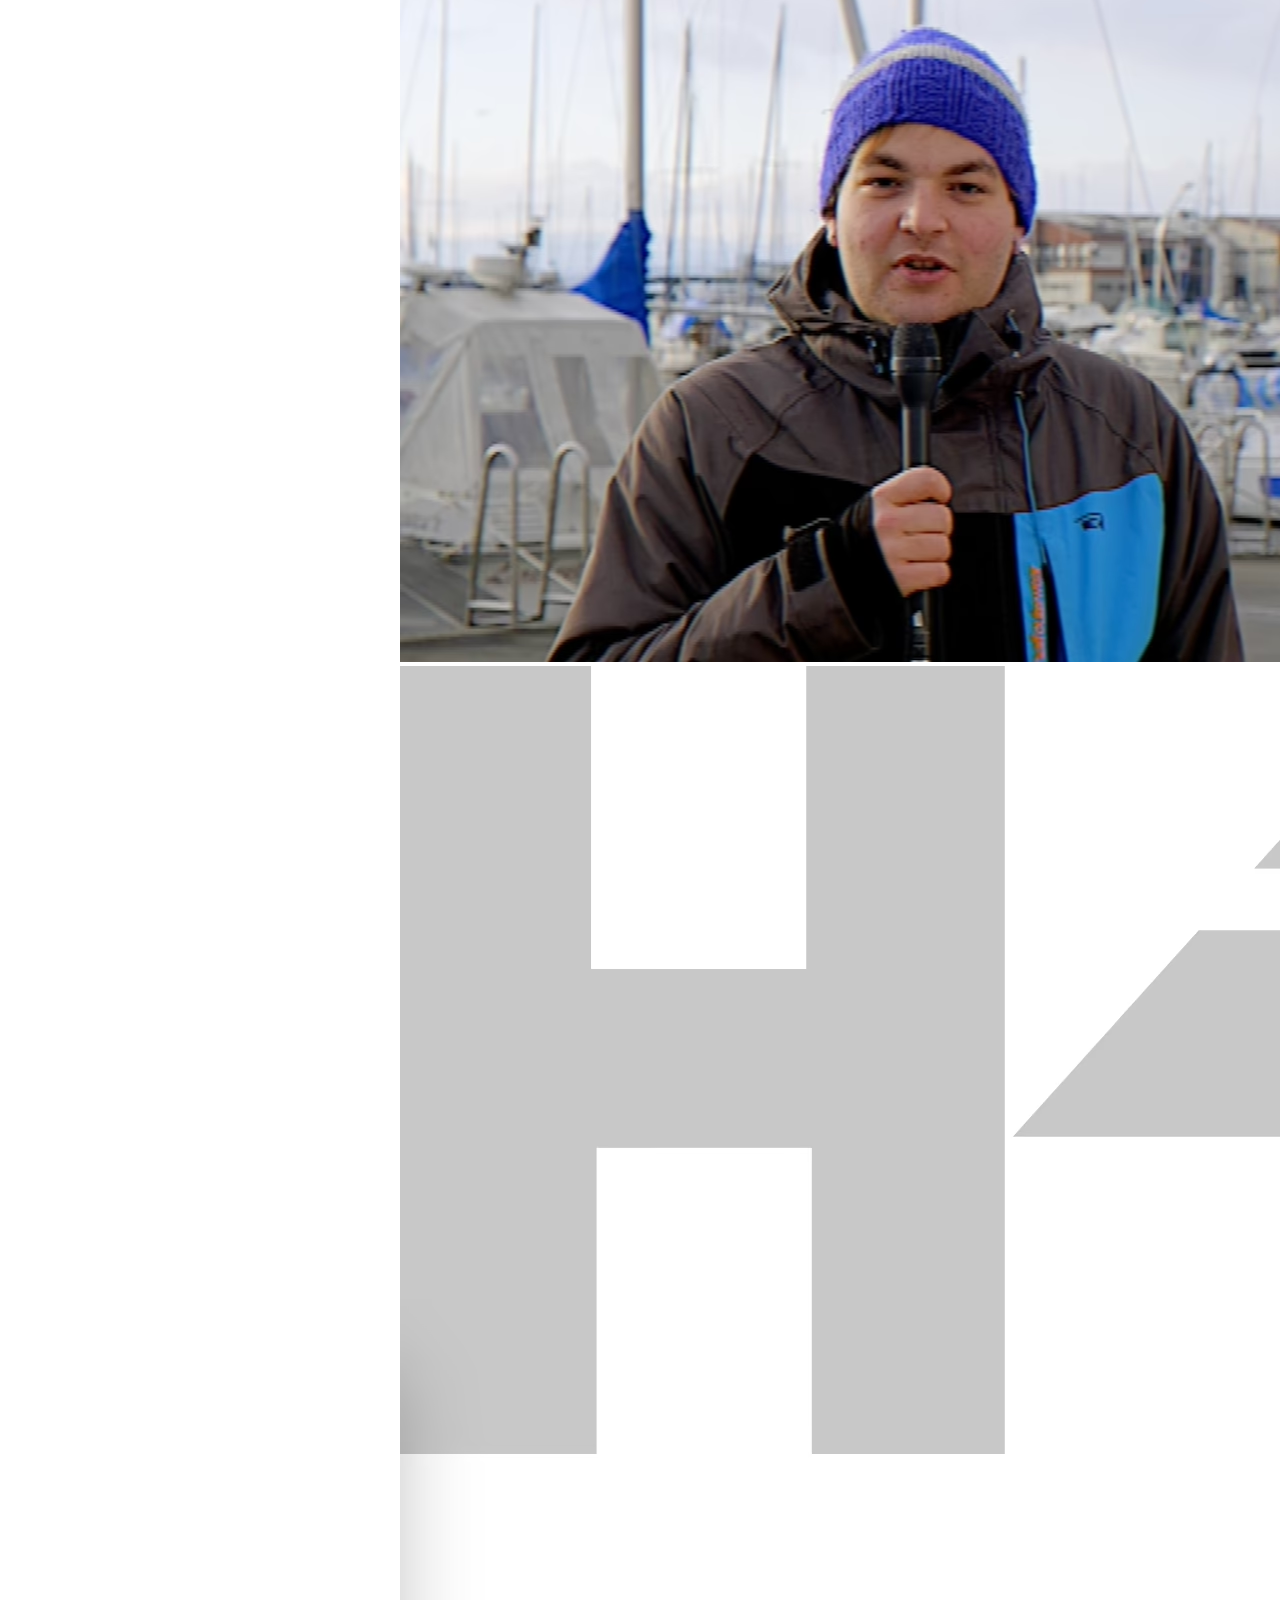
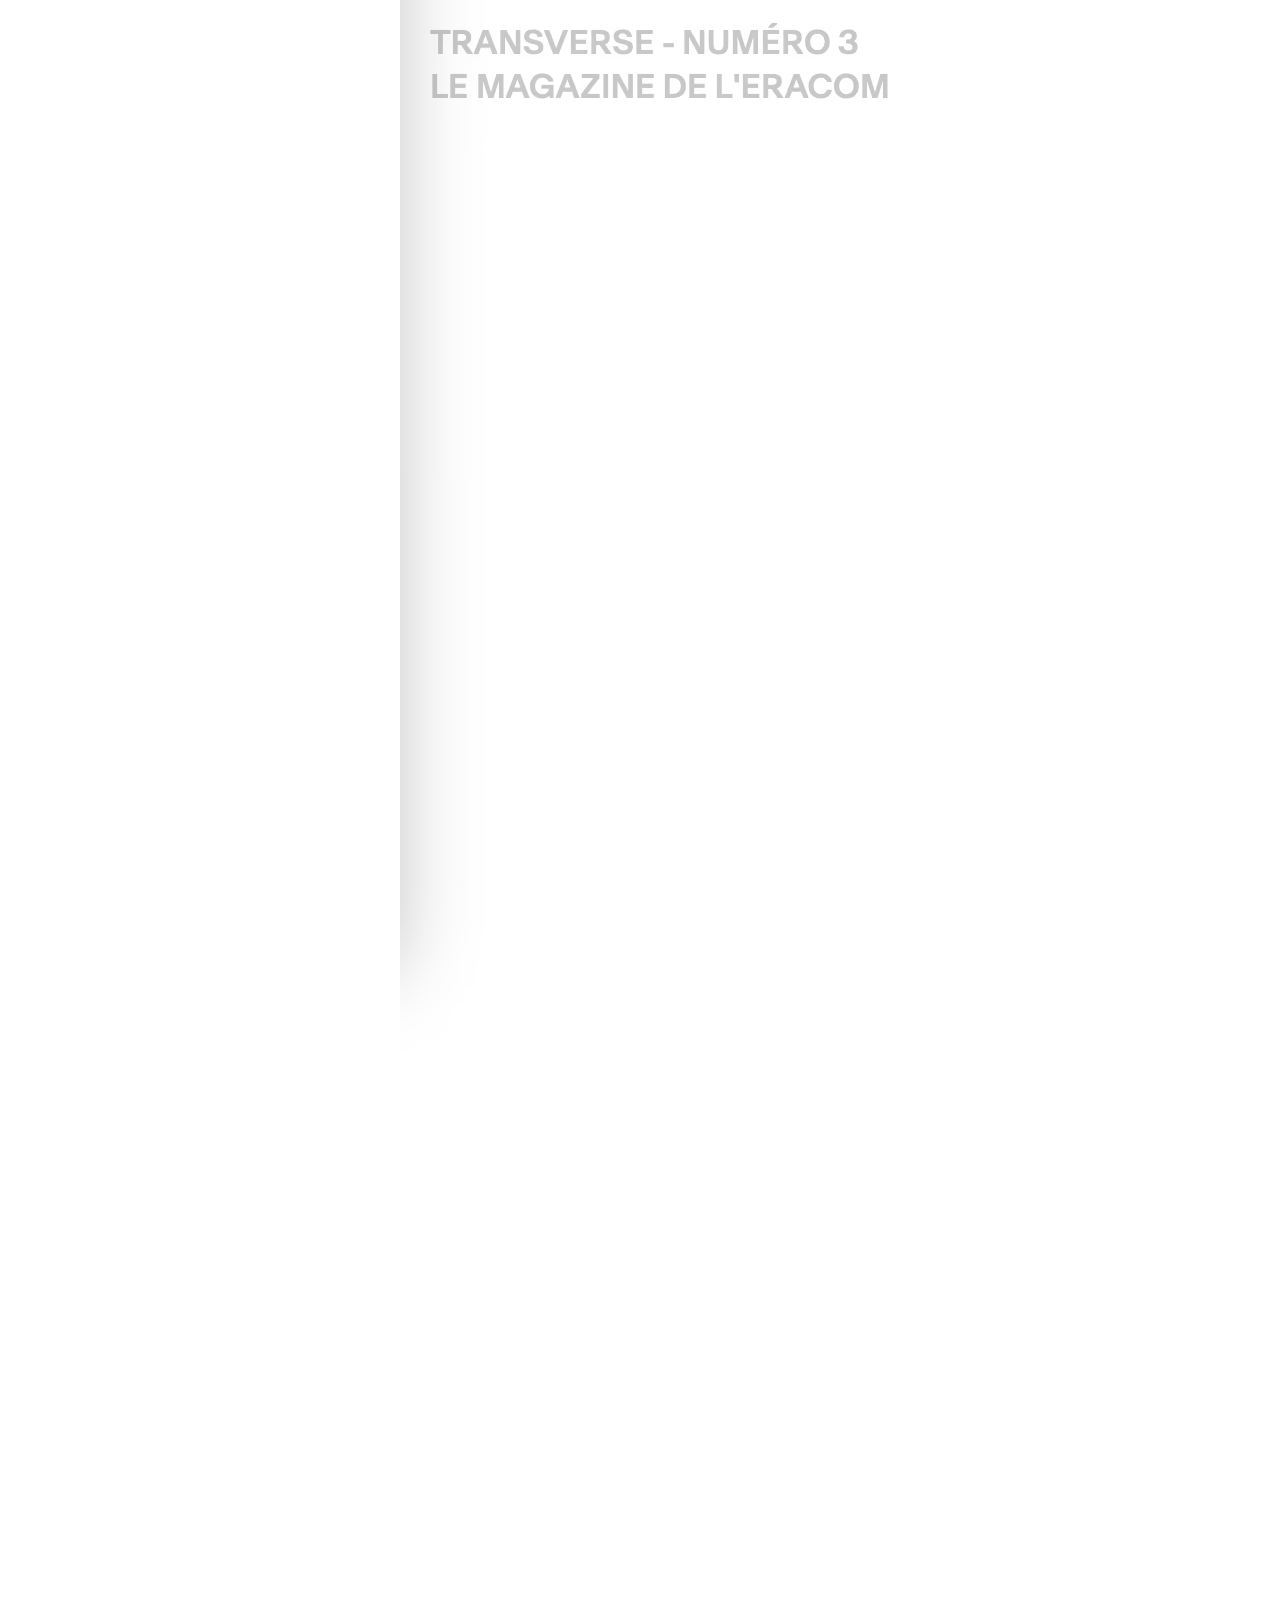
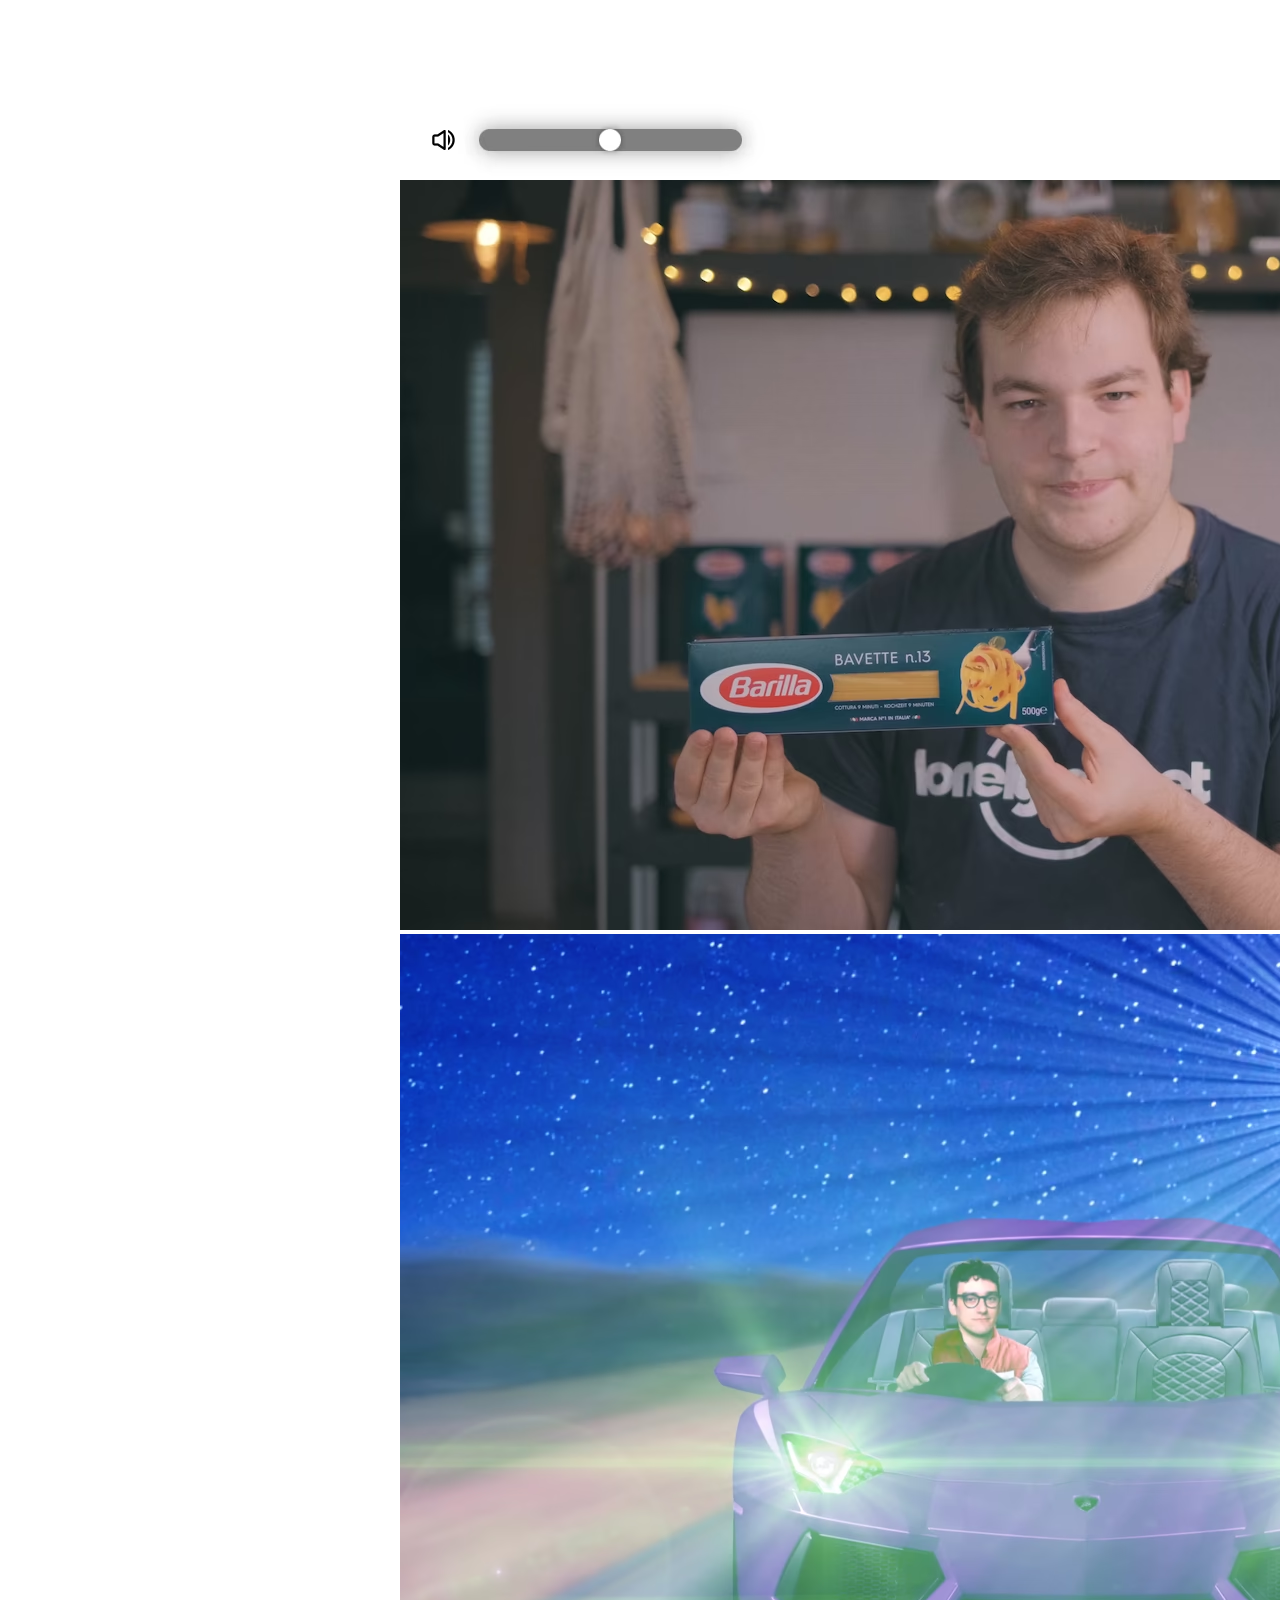
<file: playground.html>
<!DOCTYPE html>
<html lang="en">

<head>
    <meta charset="UTF-8">
    <meta name="viewport" content="width=device-width, initial-scale=1.0">
    <link rel="stylesheet" href="style/fonts.css">
    <link rel="stylesheet" href="style/mainstyle.css">
    <link rel="stylesheet" href="style/highlights.css">
    <link rel="stylesheet" href="style/about.css">
    <link rel="stylesheet" href="style/playground.css">
    <title class="lang-title">place de jeu</title>
    <meta name="description" content="Basée en Suisse, Nyx Schütz (*1999) est une spécialiste de la communication visuelle. Ce portfolio contient plusieurs de ses travaux réalisés lors de sa formation et ses emplois.">

</head>

<body onload="onLoadPlay()">


        <header w3-include-html="navbar.html">

        </header>
        <div class="empty hide-when-mobile"></div>
        <main id="main">
            <p id="pg-explanation">Vous trouverez ici en vrac divers projets que j'ai réalisé ou auxquels j'ai participé. Vous trouverez également des concepts, des ébauches et des essais. Ce n'est pas parce qu'un projet n'est pas terminé qu'il n'a rien d'intéressant à dire.</p>
            <section id="playgroundProjects" class="pg-masonry">

                <article class="pg-project">
                    <a>
                        <picture class="pg-image" loading="lazy">
                            <source srcset="media/projects/miniatures/3d-bokatan.avif" type="image/avif">
                            <source srcset="media/projects/miniatures/3d-bokatan.webp" type=" image/webp">
                            <img src="media/projects/miniatures/3d-bokatan.jpg"
                                alt="modèle 3d pas terminé d'un personnage de star wars dans le style des jeux playstation des années 90">
                        </picture>
                    </a>
                </article>

                <article class="pg-project">
                    <a href="https://youtube.com/playlist?list=PLktxEJU0sUr0ScX-JgSyGAfafiRu24vjD&si=-gKPU3taFrNmYvz9" target="_blank">
                        <picture class="pg-image" loading="lazy">
                            <source srcset="media/projects/miniatures/qoqa-neon1.avif" type="image/avif">
                            <source srcset="media/projects/miniatures/qoqa-neon1.webp" type=" image/webp">
                            <img src="media/projects/miniatures/qoqa-neon1.jpg"
                                alt="image de marketing pour la carte neon, faite pour qoqa">
                        </picture>
                    </a>
                </article>

                <article class="pg-project">
                    <a href="https://open.spotify.com/intl-fr/album/6LZm6DrrRdn512gl1h8rxF?si=ARG2Hw-JSweYBubowqZbvA" target="_blank">
                        <picture class="pg-image" loading="lazy">
                            <source srcset="media/projects/miniatures/ressenti.avif" type="image/avif">
                            <source srcset="media/projects/miniatures/ressenti.webp" type=" image/webp">
                            <img src="media/projects/miniatures/ressenti.jpg"
                                alt="portrait 3d low poly de patatoide, artiste musical electronique">
                        </picture>
                    </a>
                </article>

                <article class="pg-project">
                    <a href="https://www.instagram.com/p/C3qJcjRsfLP/?utm_source=ig_web_copy_link&igsh=MzRlODBiNWFlZA==" target="_blank">
                        <picture class="pg-image" loading="lazy">
                            <source srcset="media/projects/miniatures/flashaigle-miniature.avif" type="image/avif">
                            <source srcset="media/projects/miniatures/flashaigle-miniature.webp" type=" image/webp">
                            <img src="media/projects/miniatures/flashaigle-miniature.jpg"
                                alt="portrait photo argentique au flash">
                        </picture>
                    </a>
                </article>

                <article class="pg-project">
                    <a href="https://www.instagram.com/p/Ctje1YesGkP/?utm_source=ig_web_copy_link&igsh=MzRlODBiNWFlZA==" target="_blank">
                        <picture class="pg-image" loading="lazy">
                            <source srcset="media/projects/conceptcollection/photo-concept-collection-4.avif" type="image/avif">
                            <source srcset="media/projects/conceptcollection/photo-concept-collection-4.webp" type=" image/webp">
                            <img src="media/projects/conceptcollection/photo-concept-collection-4.jpg"
                                alt="photo de mode pour le concept collection de l'eracom">
                        </picture>
                    </a>
                </article>

                <article class="pg-project">
                    <a href="https://youtu.be/Br43TWgZ3bc?si=uFpqyamLu-8kA05D" target="_blank">
                        <picture class="pg-image" loading="lazy">
                            <source srcset="media/projects/packshotgameboy/screenshot-packshot-gameboy-1.avif" type="image/avif">
                            <source srcset="media/projects/packshotgameboy/screenshot-packshot-gameboy-1.webp" type=" image/webp">
                            <img src="media/projects/packshotgameboy/screenshot-packshot-gameboy-1.jpg"
                                alt="capture d'écran d'une vidéo packshot réalisée à l'eracom">
                        </picture>
                    </a>
                </article>

                <article class="pg-project">
                    <a href="https://www.instagram.com/p/Cti4EfUg88j/?utm_source=ig_web_copy_link&igsh=MzRlODBiNWFlZA==" target="_blank">
                        <picture class="pg-image" loading="lazy">
                            <source srcset="media/projects/miniatures/binch1.avif" type="image/avif">
                            <source srcset="media/projects/miniatures/binch1.webp" type=" image/webp">
                            <img src="media/projects/miniatures/binch1.jpg"
                                alt="packshot dynamique de bière">
                        </picture>
                    </a>
                </article>

                <article class="pg-project">
                    <a href="https://youtu.be/zyX0pjH5W-w?si=OOSt3xhUBO2ST9K-" target="_blank">
                        <picture class="pg-image" loading="lazy">
                            <source srcset="media/projects/miniatures/suffoque_affiche.avif" type="image/avif">
                            <source srcset="media/projects/miniatures/suffoque_affiche.webp" type=" image/webp">
                            <img src="media/projects/miniatures/suffoque_affiche.jpg"
                                alt="affiche du court-métrage suffoque">
                        </picture>
                    </a>
                </article>

                <article class="pg-project">
                    <a href="https://donutjamstudios.ch" target="_blank">
                        <picture class="pg-image" loading="lazy">
                            <source srcset="media/projects/miniatures/donut.avif" type="image/avif">
                            <source srcset="media/projects/miniatures/donut.webp" type=" image/webp">
                            <img src="media/projects/miniatures/donut.jpg" alt="logo de donut jam studios">
                    </a>
                </article>

                <article class="pg-project">
                    <a href="https://www.instagram.com/nyxviolet_ig/" target="_blank">
                        <picture class="pg-image" loading="lazy">
                            <source srcset="media/projects/miniatures/nico-manteau-27.avif" type="image/avif">
                            <source srcset="media/projects/miniatures/nico-manteau-27.webp" type=" image/webp">
                            <img src="media/projects/miniatures/nico-manteau-27.jpg"
                                alt="photo de mode lifestyle">
                        </picture>
                    </a>
                </article>

                <article class="pg-project">
                    <a  target='_blank' href='media/pdf/20230428_Nyx_Schutz_TQ_Re-encoder_un_cours.pdf'>
                        <picture class="pg-image" loading="lazy">
                            <source srcset="media/projects/miniatures/reencoder.avif" type="image/avif">
                            <source srcset="media/projects/miniatures/reencoder.webp" type=" image/webp">
                            <img src="media/projects/miniatures/reencoder.jpg"
                                alt="page de titre de mon travail à la hefp">
                        </picture>
                    </a>
                </article>

                <article class="pg-project">
                    <a href="https://youtu.be/6lzJIS-xDIY" target="_blank">
                        <picture class="pg-image" loading="lazy">
                            <source srcset="media/projects/miniatures/stopmotion.avif" type="image/avif">
                            <source srcset="media/projects/miniatures/stopmotion.webp" type=" image/webp">
                            <img src="media/projects/miniatures/stopmotion.jpg"
                                alt="capture d'écran d'une vidéo en stop motion avec des squelettes de marionnettes">
                        </picture>
                    </a>
                </article>

                <article class="pg-project">
                    <a href="https://youtu.be/v3vEa0xP1PY" target="_blank">
                        <picture class="pg-image" loading="lazy">
                            <source srcset="media/projects/miniatures/sextostitanic.avif" type="image/avif">
                            <source srcset="media/projects/miniatures/sextostitanic.webp" type=" image/webp">
                            <img src="media/projects/miniatures/sextostitanic.jpg"
                                alt="capture d'écran d'un documenteur écrit et réalisé dans le cadre des cours">
                        </picture>
                    </a>
                </article>

                <article class="pg-project">
                    <a href="http://hack.eracom.ch" target="_blank">
                        <picture class="pg-image" loading="lazy">
                            <source srcset="media/projects/miniatures/hack.avif" type="image/avif">
                            <source srcset="media/projects/miniatures/hack.webp" type=" image/webp">
                            <img src="media/projects/miniatures/hack.jpg"
                                alt="magasine hybride réalisé au LAB à l'eracom">
                        </picture>
                    </a>
                </article>

                <article class="pg-project">
                    <a href="https://youtu.be/Ul_Q9FrOxR4?si=A1v3E9KiR4MLsjuX" target="_blank">
                        <picture class="pg-image" loading="lazy">
                            <source srcset="media/projects/miniatures/barilla.avif" type="image/avif">
                            <source srcset="media/projects/miniatures/barilla.webp" type=" image/webp">
                            <img src="media/projects/miniatures/barilla.jpg"
                                alt="capture d'écran d'une vidéo d'un top 5 de types de pâtes">
                        </picture>
                    </a>
                </article>

                <article class="pg-project">
                    <a href="https://youtu.be/NxYa7o5o1d0" target="_blank">
                        <picture class="pg-image" loading="lazy">
                            <source srcset="media/projects/miniatures/ashesoflove.avif" type="image/avif">
                            <source srcset="media/projects/miniatures/ashesoflove.webp" type=" image/webp">
                            <img src="media/projects/miniatures/ashesoflove.jpg"
                                alt="capture d'écran d'un exercice after effects">
                        </picture>
                    </a>
                </article>

                <article class="pg-project">
                    <a>
                        <picture class="pg-image" loading="lazy">
                            <source srcset="media/projects/miniatures/3d-eracom.avif" type="image/avif">
                            <source srcset="media/projects/miniatures/3d-eracom.webp" type=" image/webp">
                            <img src="media/projects/miniatures/3d-eracom.jpg"
                                alt="autoportrait fantaisiste en 3d réalisé en cours">
                        </picture>
                    </a>
                </article>

                <article class="pg-project">
                    <a href="https://www.youtube.com/watch?v=DlpruoIBp4U" target="_blank">
                        <picture class="pg-image" loading="lazy">
                            <source srcset="media/projects/miniatures/minecraft-photos1.avif" type="image/avif">
                            <source srcset="media/projects/miniatures/minecraft-photos1.webp" type=" image/webp">
                            <img src="media/projects/miniatures/minecraft-photos1.jpg"
                                alt="musée réalisé sur minecraft">
                        </picture>
                    </a>
                </article>

                <article class="pg-project">
                    <a href="https://www.instagram.com/lotus_couleurs/" target="_blank">
                        <picture class="pg-image" loading="lazy">
                            <source srcset="media/projects/miniatures/lotus_affiche.avif" type="image/avif">
                            <source srcset="media/projects/miniatures/lotus_affiche.webp" type=" image/webp">
                            <img src="media/projects/miniatures/lotus_affiche.jpg"
                                alt="affiche du film lotus sur lequel j'ai travaillé">
                        </picture>
                    </a>
                </article>

                <article class="pg-project">
                    <a href="https://www.youtube.com/watch?v=615nFxAhXnE" target="_blank">
                        <picture class="pg-image" loading="lazy">
                            <source srcset="media/projects/miniatures/video-fantome.avif" type="image/avif">
                            <source srcset="media/projects/miniatures/video-fantome.webp" type=" image/webp">
                            <img src="media/projects/miniatures/video-fantome.jpg"
                                alt="capture d'écran de la vidéo de prévention fictive réalisée en cours">
                        </picture>
                    </a>
                </article>

            </section>
        </main>
            
    <script src="script/init.js"></script>
    <!-- <script src="script/jquery.min.js"></script> -->
    <script src="script/hamburger.js"></script>
    <!-- <script src="script/mail.js"></script> -->
    <script src="script/addhtml.js"></script>
    <script src="script/updatenavbar.js"></script>
    <!-- <script src="script/lang.js"></script> -->
    <script src="script/randomsorting.js"></script>
    <script src="script/masonry.js"></script>
    <script>window.onresize = masonry;</script>
</body>

</html>
</file>
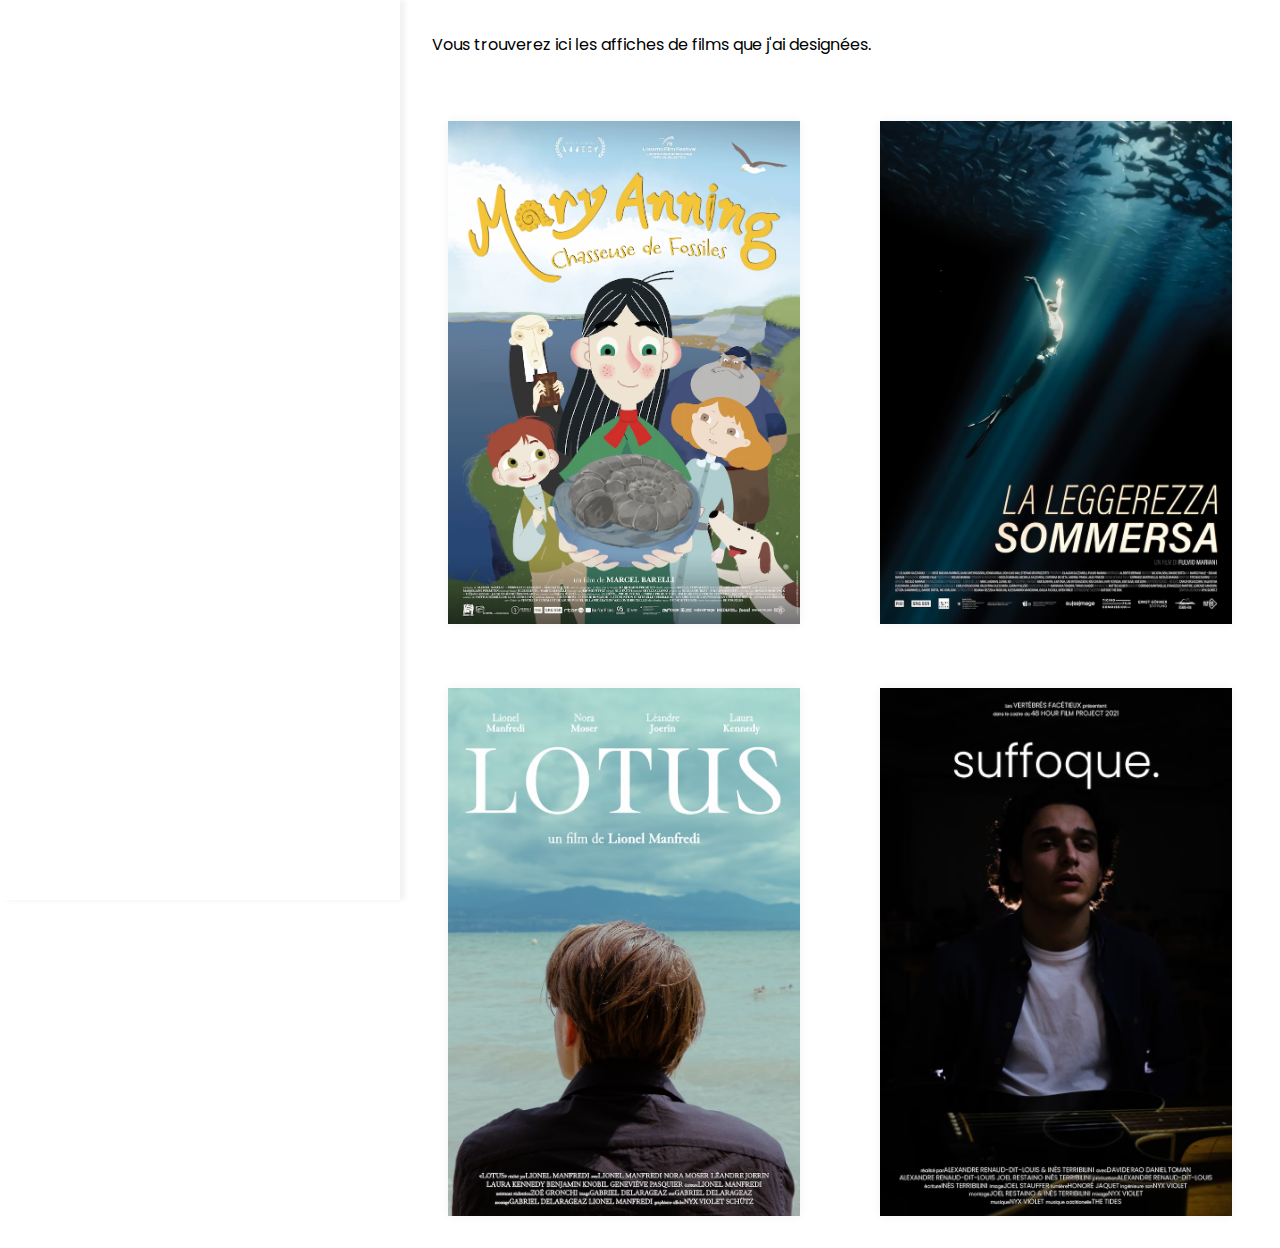
<file: posters.html>
<!DOCTYPE html>
<html lang="en">

<head>
    <meta charset="UTF-8">
    <meta name="viewport" content="width=device-width, initial-scale=1.0">
    <link rel="stylesheet" href="style/fonts.css">
    <link rel="stylesheet" href="style/mainstyle.css">
    <link rel="stylesheet" href="style/highlights.css">
    <link rel="stylesheet" href="style/about.css">
    <link rel="stylesheet" href="style/playground.css">
    <link rel="stylesheet" href="style/posters.css">
    <title class="lang-title">affiches</title>
    <meta name="description" content="Basée en Suisse, Nyx Schütz (*1999) est une spécialiste de la communication visuelle. Ce portfolio contient plusieurs de ses travaux réalisés lors de sa formation et ses emplois.">

</head>

<body onload="onLoadMe()">
        <header w3-include-html="navbar.html">

        </header>
        <div class="empty hide-when-mobile"></div>
        <main id="main">
            <p id="posters-explanation">Vous trouverez ici les affiches de films que j'ai designées.</p>

        <section id="posters" class="posters-layout">
            <!-- <article class="poster">
                <a href="#" target="_blank">
                        <picture class="posters-image" loading="lazy">
                            <source srcset="media/projects/posters/rosetulipepetunia_affiche.avif" type="image/avif">
                            <source srcset="media/projects/posters/rosetulipepetunia_affiche.webp" type=" image/webp">
                            <img src="media/projects/posters/rosetulipepetunia_affiche.jpg"
                                alt="affiche du film Rose Tulipe et Pétunia réalisée pour Box Productions">
                        </picture>
                    </a>
            </article> -->
            <article class="poster">
                <a href="#" target="_blank">
                        <picture class="posters-image" loading="lazy">
                            <source srcset="media/projects/posters/maryanning-affiche.avif" type="image/avif">
                            <source srcset="media/projects/posters/maryanning-affiche.webp" type=" image/webp">
                            <img src="media/projects/posters/maryanning-affiche.jpg"
                                alt="affiche du film Mary Anning Chasseuse de Fossiles réalisée pour Outside the Box">
                        </picture>
                    </a>
            </article>
            <article class="poster">
                <a href="https://www.outside-thebox.ch/leggerezzasommersa/" target="_blank">
                        <picture class="posters-image" loading="lazy">
                            <source srcset="media/projects/posters/leggerezza-affiche.avif" type="image/avif">
                            <source srcset="media/projects/posters/leggerezza-affiche.webp" type=" image/webp">
                            <img src="media/projects/posters/leggerezza-affiche.jpg"
                                alt="affiche du film La Leggerezza Sommersa réalisée pour Outside the Box">
                        </picture>
                    </a>
            </article>
            <article class="poster">
                <a href="#" target="_blank">
                        <picture class="posters-image" loading="lazy">
                            <source srcset="media/projects/miniatures/lotus_affiche.avif" type="image/avif">
                            <source srcset="media/projects/miniatures/lotus_affiche.webp" type=" image/webp">
                            <img src="media/projects/miniatures/lotus_affiche.jpg"
                                alt="affiche du film lotus sur lequel j'ai travaillé">
                        </picture>
                    </a>
            </article>
            <article class="poster">
                <a href="https://youtu.be/zyX0pjH5W-w?si=OOSt3xhUBO2ST9K-" target="_blank">
                        <picture class="posters-image" loading="lazy">
                            <source srcset="media/projects/miniatures/suffoque_affiche.avif" type="image/avif">
                            <source srcset="media/projects/miniatures/suffoque_affiche.webp" type=" image/webp">
                            <img src="media/projects/miniatures/suffoque_affiche.jpg"
                                alt="affiche du court-métrage suffoque">
                        </picture>
                    </a>
            </article>
        </section>
</main>
    <script src="script/init.js"></script>
    <!-- <script src="script/jquery.min.js"></script> -->
    <script src="script/hamburger.js"></script>
    <script src="script/mail.js"></script>
    <script src="script/addhtml.js"></script>
    <script src="script/updatenavbar.js"></script>
    <!-- <script src="script/lang.js"></script> -->
    <!-- <script src="script/randomsorting.js"></script> -->
</body>

</html>
</file>
<file: style/fonts.css>
@font-face {
    font-family: Poppins;
    font-weight: 400;
    src: url("../media/fonts/Poppins-Regular.woff2");
}

@font-face {
    font-family: Poppins;
    font-weight: 500;
    src: url("../media/fonts/Poppins-Medium.woff2");
}

@font-face {
    font-family: Sligoil;
    src: url("../media/fonts/Sligoil-Micro.woff2");
}
</file>
<file: style/mainstyle.css>
:root{--yellow: #FFFBBE;--aboutme: #FFFEF2;--pink: #FFC2FF;--highlights: #FFF2FF;--turquoise: #B5FFFC;--playground: #EDFFFE}*{margin:0;padding:0;scrollbar-width:none}*:-webkit-scrollbar{display:none}a,p,h1,h2,h3{color:#000;text-decoration:none}.hide,.hide-when-mobile{display:none}.hide-when-desktop{display:block}body{display:flex;flex-direction:column}header{width:100vw;height:auto;box-shadow:0 5px 5px 0 rgba(0,0,0,.054);background-color:#fff}header a{font-family:"Sligoil",monospace;font-size:2rem;padding:1rem;-webkit-user-select:none;-moz-user-select:none;user-select:none}header a:hover{cursor:pointer}header #mobileMenu{display:flex;flex-direction:row;justify-content:space-between;align-items:center;background-color:#fff}header #mobileMenu #hamburger{width:3rem;height:3rem;background-color:#000}header #headerMenu{position:absolute;background-color:#fff;width:100vw;top:0;transition:.25s ease-out}header #headerMenu.hideheadermenu{top:-100%}header #highlights{background-color:var(--pink)}header #aboutme{background-color:var(--yellow)}header #playground{background-color:var(--turquoise)}header nav,header footer{display:flex;flex-direction:column}header nav{margin-bottom:4rem}header #footerIcons{display:flex;flex-direction:row;align-items:center;justify-content:space-between}header #footerIcons a img{width:3rem}#main{width:100vw;height:200px;z-index:-1}@media screen and (min-width: 1025px){.hide-when-desktop{display:none}.hide-when-mobile{display:block}body{display:flex;flex-direction:row;height:100vh}header{width:clamp(400px,30vw,600px);height:100vh;box-shadow:5px 0 5px 0 rgba(0,0,0,.054);position:fixed}header #mobileMenu{display:none}header #headerMenu{top:0 !important;position:relative;height:100%;width:inherit;display:flex;flex-direction:column;justify-content:space-between}header #highlights{background-color:rgba(0,0,0,0);display:inline-block;position:relative;z-index:10}header #highlights.activepage{background-color:var(--pink)}header #highlights::after{content:"";position:absolute;width:100%;transform:scaleX(0);height:100%;bottom:0;left:0;background-color:var(--pink);transform-origin:bottom left;transition:transform .25s ease-out;z-index:-1}header #highlights:hover::after{transform:scaleX(1);transform-origin:bottom left}header #aboutme{background-color:rgba(0,0,0,0);display:inline-block;position:relative;z-index:10}header #aboutme.activepage{background-color:var(--yellow)}header #aboutme::after{content:"";width:100%;transform:scaleX(0);height:100%;bottom:0;left:0;background-color:var(--yellow);transform-origin:bottom left;transition:transform .25s ease-out;position:absolute;z-index:-1}header #aboutme:hover::after{transform:scaleX(1);transform-origin:bottom left}header #playground{background-color:rgba(0,0,0,0);display:inline-block;position:relative;z-index:10}header #playground.activepage{background-color:var(--turquoise)}header #playground::after{content:"";position:absolute;width:100%;transform:scaleX(0);height:100%;bottom:0;left:0;background-color:var(--turquoise);transform-origin:bottom left;transition:transform .25s ease-out;z-index:-1}header #playground:hover::after{transform:scaleX(1);transform-origin:bottom left}header nav{margin-bottom:0}header footer a:hover{color:dimgray}#main{max-width:70vw;height:auto;margin-left:clamp(400px,30vw,600px)}}
</file>
<file: style/highlights.css>
.project{padding:1rem 0;margin-bottom:2rem;display:flex;flex-direction:column}.project .project-title{font-family:"Sligoil",monospace;font-size:2rem;padding:0 1rem}.project .project-description,.project .project-links,.project .project-list{font-family:"Poppins";font-weight:400;padding:0 1rem}.project .project-subtitle{font-family:"Sligoil",monospace;font-size:1.5rem;margin-bottom:.5rem !important;margin-top:1rem;padding:0 1rem}.project .project-credits{margin-bottom:1rem}.project .project-gallery{display:flex;flex-direction:column;flex-wrap:wrap;height:-moz-fit-content;height:fit-content}.project .project-gallery .project-image img{width:50vw;display:block}.project .project-list{margin-left:1rem;list-style:none}.project .project-list li{margin-bottom:.5rem}.project .project-links{margin-bottom:.5rem}.project a:hover{color:dimgray}.project>*{margin-bottom:1rem}#generiqueBox{width:50vw;position:relative}#generiqueBox img{position:absolute;-o-object-fit:cover;object-fit:cover;width:100%;height:100%;animation-name:generiquedefilant;animation-duration:20s;animation-timing-function:linear;animation-iteration-count:infinite}@keyframes generiquedefilant{from{-o-object-position:top;object-position:top}to{-o-object-position:bottom;object-position:bottom}}@media screen and (min-width: 1025px){.project{margin-left:2rem;margin-right:2rem}.project .project-text{display:grid;grid-template-columns:1fr 1fr}.project .project-text .desktop-left-column{grid-column-start:1;grid-column-end:2}.project .project-text .desktop-right-column{grid-column-start:2;grid-column-end:3}.project .project-text .desktop-right-column .project-subtitle{margin-top:0}.project .project-gallery .project-image{width:50%}.project .project-gallery .project-image img{width:100%}.project .project-gallery .project-video{width:50%}#generiqueBox{width:50%}}
</file>
<file: style/about.css>
.me-image img{width:100vw;display:block;margin-bottom:1rem}.stats{font-weight:500 !important;padding:0 1rem !important}.me-content .project-description{padding-bottom:1rem}@media screen and (min-width: 1025px){.me-image img{width:calc(100% - 2rem);display:block;padding:0 0 0 1rem}.me-content{display:grid;grid-template-columns:1fr 2fr}.me-content .me-desktop-left-column{grid-column-start:1;grid-column-end:2}.me-content .me-desktop-right-column{grid-column-start:2;grid-column-end:3}}
</file>
<file: style/playground.css>
#playgroundContainer #pg-explanation{margin:2rem;font-family:"Poppins";font-weight:400}#playgroundContainer .pg-masonry{display:flex;flex-direction:column;flex-wrap:wrap;height:-moz-fit-content;height:fit-content}#playgroundContainer .pg-masonry .pg-project{margin:0;padding:0;z-index:20;width:50vw;height:-moz-fit-content;height:fit-content}#playgroundContainer .pg-masonry .pg-project .pg-image img{width:100%}@media screen and (min-width: 1025px){#playgroundContainer .pg-masonry .pg-project{width:20%}#playgroundContainer .pg-masonry .pg-project:hover{z-index:25;transform:scale(1.05)}}
</file>
<file: style/posters.css>
#posters-explanation{margin:10vw;font-family:"Poppins";font-weight:400}#posters{display:flex;flex-direction:column;flex-wrap:wrap}#posters .poster{margin:10vw;padding:0;width:80vw;height:-moz-fit-content;height:fit-content}#posters .poster a{width:100%}#posters .poster a .posters-image img{vertical-align:bottom;width:100%}@media screen and (min-width: 1025px){#posters-explanation{margin:2rem}#posters{flex-direction:row;flex-wrap:wrap;justify-content:space-evenly}#posters .poster{margin:2rem;width:min(40%,50rem);box-shadow:0 0 10px rgba(0,0,0,.054);transition:.1s ease-in-out}#posters .poster:hover{z-index:25;transform:scale(1.05);transition:.1s ease-in-out}}
</file>
